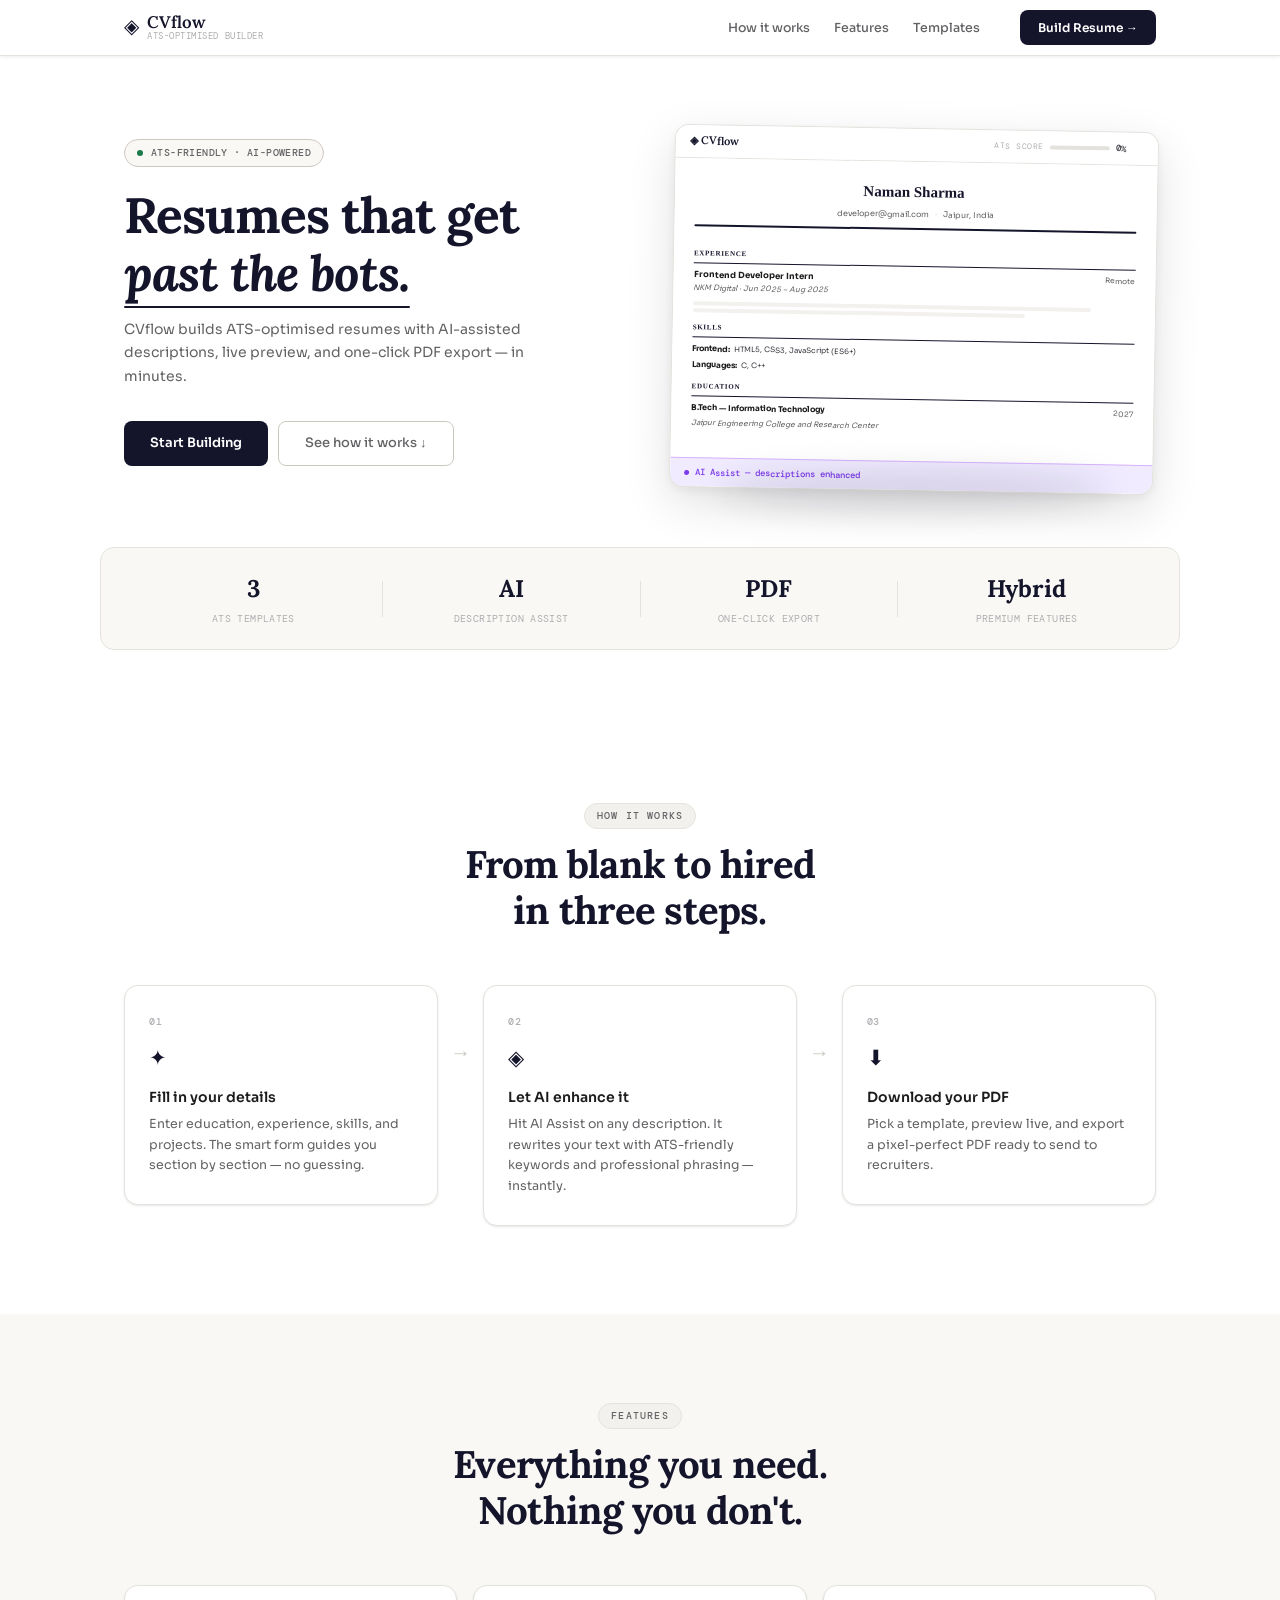
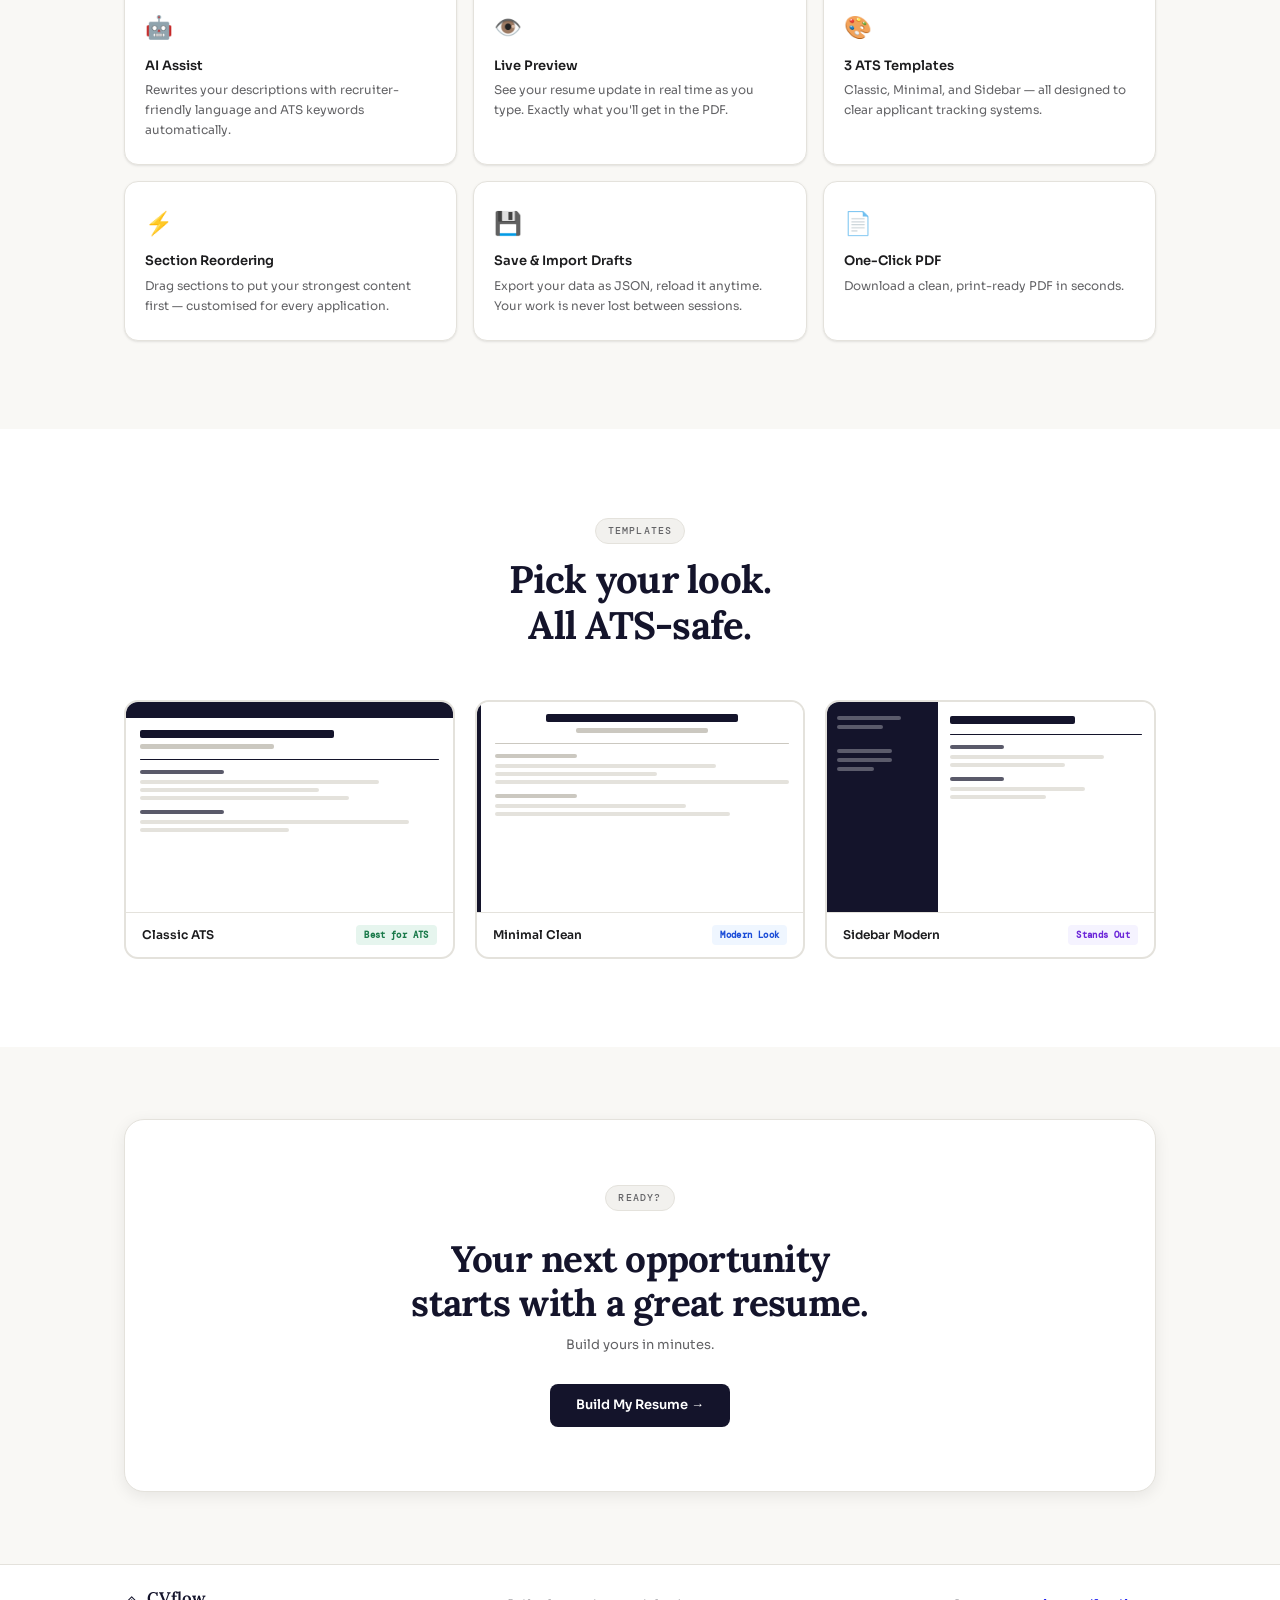
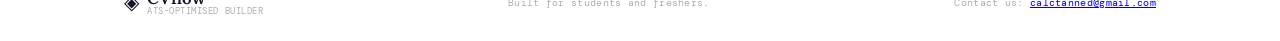
<file: index.html>
<!DOCTYPE html>
<html lang="en">
<head>
  <meta charset="UTF-8" />
  <meta name="viewport" content="width=device-width, initial-scale=1.0" />
  <title>CVflow — ATS-Optimised Resume Builder</title>
   <link rel="icon" href="CVFlow_favicon.ico" type="image/x-icon">
  <link rel="preconnect" href="https://fonts.googleapis.com" />
  <link rel="preconnect" href="https://fonts.gstatic.com" crossorigin />
  <link href="https://fonts.googleapis.com/css2?family=Sora:wght@400;500;600;700&family=Lora:wght@400;600;700&family=DM+Mono:wght@400;500&display=swap" rel="stylesheet" />
  <link rel="stylesheet" href="https://unpkg.com/aos@next/dist/aos.css" />
  <link rel="stylesheet" href="landing.css" />
</head>
<body>

  <!-- NAV -->
  <nav class="nav">
    <div class="nav-inner">
      <a href="#" class="nav-brand">
        <span class="brand-mark">◈</span>
        <div class="brand-text">
          <span class="brand-name">CVflow</span>
          <span class="brand-sub">ATS-OPTIMISED BUILDER</span>
        </div>
      </a>
      <div class="nav-links">
        <a href="#how">How it works</a>
        <a href="#features">Features</a>
        <a href="#templates">Templates</a>
      </div>
      <a href="./editor.html" class="btn-primary nav-cta">Build Resume →</a>
    </div>
  </nav>

  <!-- HERO -->
  <section class="hero">
    <div class="hero-inner">

      <div class="hero-text">
        <div class="hero-badge" data-aos="fade-down" data-aos-duration="500">
          <span class="badge-dot"></span>
          <span class="badge-label">ATS-friendly · AI-Powered</span>
        </div>

        <h1 class="hero-title" data-aos="fade-up" data-aos-duration="600" data-aos-delay="80">
          Resumes that get<br />
          <span class="hero-title-serif">past the bots.</span>
        </h1>

        <p class="hero-sub" data-aos="fade-up" data-aos-duration="600" data-aos-delay="160">
          CVflow builds ATS-optimised resumes with AI-assisted descriptions,
          live preview, and one-click PDF export — in minutes.
        </p>

        <div class="hero-actions" data-aos="fade-up" data-aos-duration="500" data-aos-delay="260">
          <a href="./editor.html" class="btn-primary btn-lg">Start Building</a>
          <a href="#how" class="btn-ghost btn-lg">See how it works ↓</a>
        </div>

    
      </div>

      <!-- Resume card mockup -->
      <div class="hero-visual" data-aos="fade-left" data-aos-duration="700" data-aos-delay="180">
        <div class="resume-card">
          <!-- Nav bar strip -->
          <div class="rc-topbar">
            <span class="rc-brand">◈ CVflow</span>
            <div class="rc-ats">
              <span class="rc-ats-label">ATS Score</span>
              <div class="rc-ats-track"><div class="rc-ats-fill" id="rcAtsFill"></div></div>
              <span class="rc-ats-val" id="rcAtsVal">0%</span>
            </div>
          </div>
          <!-- Document -->
          <div class="rc-doc">
            <div class="rc-doc-header">
              <div class="rc-name" id="typedName"></div>
              <div class="rc-contacts">
                <span>developer@gmail.com</span>
                <span class="rc-sep">·</span>
                <span>Jaipur, India</span>
              </div>
              <div class="rc-rule"></div>
            </div>
            <div class="rc-section">
              <div class="rc-sec-title">EXPERIENCE</div>
              <div class="rc-entry-row">
                <div>
                  <div class="rc-entry-title">Frontend Developer Intern</div>
                  <div class="rc-entry-sub">NKM Digital · Jun 2025 – Aug 2025</div>
                </div>
                <div class="rc-entry-date">Remote</div>
              </div>
              <div class="rc-lines">
                <div class="rc-line l-90"></div>
                <div class="rc-line l-75"></div>
              </div>
            </div>
            <div class="rc-section">
              <div class="rc-sec-title">SKILLS</div>
              <div class="rc-skill-row">
                <span class="rc-skill-cat">Frontend:</span>
                <span class="rc-skill-vals">HTML5, CSS3, JavaScript (ES6+)</span>
              </div>
              <div class="rc-skill-row">
                <span class="rc-skill-cat">Languages:</span>
                <span class="rc-skill-vals">C, C++</span>
              </div>
            </div>
            <div class="rc-section">
              <div class="rc-sec-title">EDUCATION</div>
              <div class="rc-entry-row">
                <div class="rc-entry-title small">B.Tech — Information Technology</div>
                <div class="rc-entry-date">2027</div>
              </div>
              <div class="rc-entry-sub">Jaipur Engineering College and Research Center</div>
            </div>
          </div>
          <!-- AI badge -->
          <div class="rc-ai-badge">
            <span class="rc-ai-dot"></span>
            AI Assist — descriptions enhanced
          </div>
        </div>
        <div class="card-shadow"></div>
      </div>
    </div>

    <!-- Stats bar -->
    <div class="hero-stats" data-aos="fade-up" data-aos-duration="500" data-aos-delay="400">
      <div class="stat">
        <span class="stat-num">3</span>
        <span class="stat-label">ATS Templates</span>
      </div>
      <div class="stat-divider"></div>
      <div class="stat">
        <span class="stat-num">AI</span>
        <span class="stat-label">Description Assist</span>
      </div>
      <div class="stat-divider"></div>
      <div class="stat">
        <span class="stat-num">PDF</span>
        <span class="stat-label">One-Click Export</span>
      </div>
      <div class="stat-divider"></div>
      <div class="stat">
        <span class="stat-num">Hybrid</span>
        <span class="stat-label">Premium features</span>
      </div>
    </div>
  </section>

  <!-- HOW IT WORKS -->
  <section class="section" id="how">
    <div class="container">
      <div class="section-header" data-aos="fade-up">
        <span class="eyebrow">How it works</span>
        <h2 class="section-title">From blank to hired<br />in three steps.</h2>
      </div>
      <div class="steps">
        <div class="step-card" data-aos="fade-up" data-aos-delay="0">
          <div class="step-num font-mono">01</div>
          <div class="step-icon">✦</div>
          <h3 class="step-title">Fill in your details</h3>
          <p class="step-desc">Enter education, experience, skills, and projects. The smart form guides you section by section — no guessing.</p>
        </div>
        <div class="step-arrow" data-aos="fade-up" data-aos-delay="100">→</div>
        <div class="step-card" data-aos="fade-up" data-aos-delay="150">
          <div class="step-num font-mono">02</div>
          <div class="step-icon">◈</div>
          <h3 class="step-title">Let AI enhance it</h3>
          <p class="step-desc">Hit AI Assist on any description. It rewrites your text with ATS-friendly keywords and professional phrasing — instantly.</p>
        </div>
        <div class="step-arrow" data-aos="fade-up" data-aos-delay="250">→</div>
        <div class="step-card" data-aos="fade-up" data-aos-delay="300">
          <div class="step-num font-mono">03</div>
          <div class="step-icon">⬇</div>
          <h3 class="step-title">Download your PDF</h3>
          <p class="step-desc">Pick a template, preview live, and export a pixel-perfect PDF ready to send to recruiters.</p>
        </div>
      </div>
    </div>
  </section>

  <!-- FEATURES -->
  <section class="section section-tinted" id="features">
    <div class="container">
      <div class="section-header" data-aos="fade-up">
        <span class="eyebrow">Features</span>
        <h2 class="section-title">Everything you need.<br />Nothing you don't.</h2>
      </div>
      <div class="features-grid">
        <div class="feature-card" data-aos="fade-up" data-aos-delay="0">
          <div class="feature-icon">🤖</div>
          <h4 class="feature-title">AI Assist</h4>
          <p class="feature-desc">Rewrites your descriptions with recruiter-friendly language and ATS keywords automatically.</p>
        </div>
        <div class="feature-card" data-aos="fade-up" data-aos-delay="60">
          <div class="feature-icon">👁️</div>
          <h4 class="feature-title">Live Preview</h4>
          <p class="feature-desc">See your resume update in real time as you type. Exactly what you'll get in the PDF.</p>
        </div>
        <div class="feature-card" data-aos="fade-up" data-aos-delay="120">
          <div class="feature-icon">🎨</div>
          <h4 class="feature-title">3 ATS Templates</h4>
          <p class="feature-desc">Classic, Minimal, and Sidebar — all designed to clear applicant tracking systems.</p>
        </div>
        <div class="feature-card" data-aos="fade-up" data-aos-delay="180">
          <div class="feature-icon">⚡</div>
          <h4 class="feature-title">Section Reordering</h4>
          <p class="feature-desc">Drag sections to put your strongest content first — customised for every application.</p>
        </div>
        <div class="feature-card" data-aos="fade-up" data-aos-delay="240">
          <div class="feature-icon">💾</div>
          <h4 class="feature-title">Save & Import Drafts</h4>
          <p class="feature-desc">Export your data as JSON, reload it anytime. Your work is never lost between sessions.</p>
        </div>
        <div class="feature-card" data-aos="fade-up" data-aos-delay="300">
          <div class="feature-icon">📄</div>
          <h4 class="feature-title">One-Click PDF</h4>
          <p class="feature-desc">Download a clean, print-ready PDF in seconds.</p>
        </div>
      </div>
    </div>
  </section>

  <!-- TEMPLATES -->
  <section class="section" id="templates">
    <div class="container">
      <div class="section-header" data-aos="fade-up">
        <span class="eyebrow">Templates</span>
        <h2 class="section-title">Pick your look.<br />All ATS-safe.</h2>
      </div>
      <div class="templates-grid">

        <div class="tpl-card" data-aos="fade-up" data-aos-delay="0">
          <div class="tpl-preview tpl-classic">
            <div class="tpl-hbar"></div>
            <div class="tpl-inner">
              <div class="tpl-name-line"></div>
              <div class="tpl-sub-line"></div>
              <div class="tpl-rule"></div>
              <div class="tpl-sec">
                <div class="tpl-sec-label"></div>
                <div class="tpl-l l80"></div>
                <div class="tpl-l l60"></div>
                <div class="tpl-l l70"></div>
              </div>
              <div class="tpl-sec">
                <div class="tpl-sec-label"></div>
                <div class="tpl-l l90"></div>
                <div class="tpl-l l50"></div>
              </div>
            </div>
          </div>
          <div class="tpl-info">
            <span class="tpl-name">Classic ATS</span>
            <span class="tpl-tag tpl-tag--green">Best for ATS</span>
          </div>
        </div>

        <div class="tpl-card" data-aos="fade-up" data-aos-delay="120">
          <div class="tpl-preview tpl-minimal">
            <div class="tpl-accent-bar"></div>
            <div class="tpl-inner tpl-inner--padded">
              <div class="tpl-name-line centered"></div>
              <div class="tpl-sub-line centered"></div>
              <div class="tpl-rule thin"></div>
              <div class="tpl-sec">
                <div class="tpl-sec-label small"></div>
                <div class="tpl-l l75"></div>
                <div class="tpl-l l55"></div>
                <div class="tpl-l l85"></div>
              </div>
              <div class="tpl-sec">
                <div class="tpl-sec-label small"></div>
                <div class="tpl-l l65"></div>
                <div class="tpl-l l80"></div>
              </div>
            </div>
          </div>
          <div class="tpl-info">
            <span class="tpl-name">Minimal Clean</span>
            <span class="tpl-tag tpl-tag--blue">Modern Look</span>
          </div>
        </div>

        <div class="tpl-card" data-aos="fade-up" data-aos-delay="240">
          <div class="tpl-preview tpl-sidebar">
            <div class="tpl-sidebar-col">
              <div class="tpl-l l70 white-l"></div>
              <div class="tpl-l l50 white-l"></div>
              <div style="height:10px"></div>
              <div class="tpl-l l60 white-l"></div>
              <div class="tpl-l l60 white-l"></div>
              <div class="tpl-l l40 white-l"></div>
            </div>
            <div class="tpl-main-col">
              <div class="tpl-name-line"></div>
              <div class="tpl-rule"></div>
              <div class="tpl-sec">
                <div class="tpl-sec-label"></div>
                <div class="tpl-l l80"></div>
                <div class="tpl-l l60"></div>
              </div>
              <div class="tpl-sec">
                <div class="tpl-sec-label"></div>
                <div class="tpl-l l70"></div>
                <div class="tpl-l l50"></div>
              </div>
            </div>
          </div>
          <div class="tpl-info">
            <span class="tpl-name">Sidebar Modern</span>
            <span class="tpl-tag tpl-tag--purple">Stands Out</span>
          </div>
        </div>

      </div>
    </div>
  </section>

  <!-- CTA -->
  <section class="cta-section" data-aos="fade-up">
    <div class="container">
      <div class="cta-box">
        <span class="eyebrow">Ready?</span>
        <h2 class="cta-title">Your next opportunity<br />starts with a great resume.</h2>
        <p class="cta-sub">Build yours in minutes.</p>
        <a href="./editor.html" class="btn-primary btn-lg">Build My Resume →</a>
      </div>
    </div>
  </section>

  <!-- FOOTER -->
  <footer class="footer">
    <div class="container footer-inner">
      <a href="#" class="nav-brand">
        <span class="brand-mark">◈</span>
        <div class="brand-text">
          <span class="brand-name">CVflow</span>
          <span class="brand-sub">ATS-OPTIMISED BUILDER</span>
        </div>
      </a>
      <p class="footer-note">Built for students and freshers.</p>
      <div class="footer-note">
        <p>Contact us: <a href="mailto:calctanned@gmail.com">calctanned@gmail.com</a></p>
      </div>
    </div>
  </footer>

  <script src="https://unpkg.com/aos@next/dist/aos.js"></script>
  <script src="landing.js"></script>
</body>
</html>
</file>
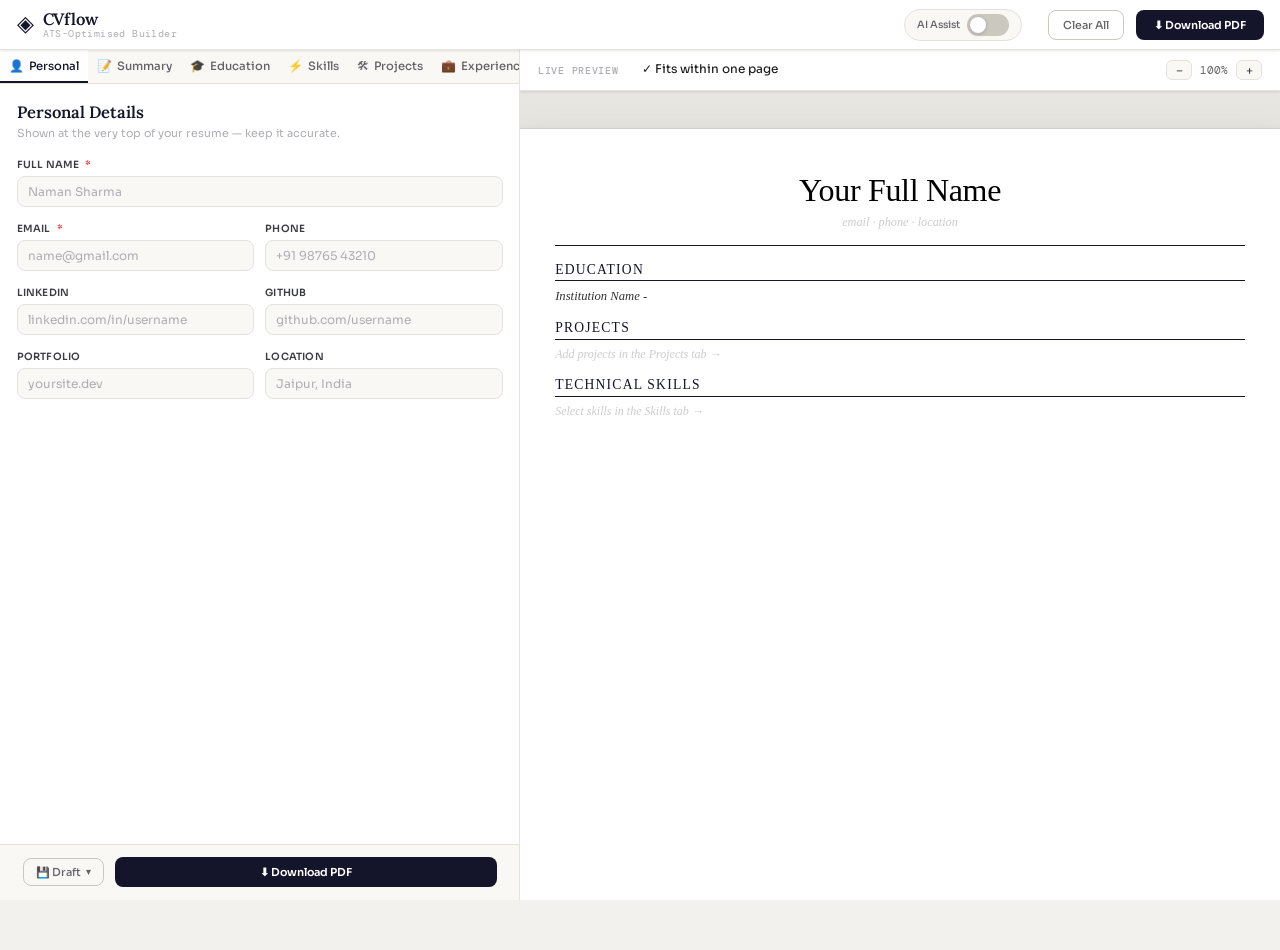
<file: editor.html>
<!DOCTYPE html>
<html lang="en">

<head>
    <meta charset="UTF-8" />
    <meta name="viewport" content="width=device-width, initial-scale=1.0" />
    <title>CVflow</title>
    <link rel="icon" href="CVFlow_favicon.ico" type="image/x-icon">
    <link rel="stylesheet" href="style.css" />
    <link rel="preconnect" href="https://fonts.googleapis.com" />
    <link rel="preconnect" href="https://fonts.gstatic.com" crossorigin />
    <link
        href="https://fonts.googleapis.com/css2?family=Sora:wght@300;400;500;600;700&family=DM+Mono:wght@400;500&family=Lora:ital,wght@0,600;1,400&display=swap"
        rel="stylesheet" />

    <script type="text/javascript">
        (function (c, l, a, r, i, t, y) {
            c[a] = c[a] || function () { (c[a].q = c[a].q || []).push(arguments) };
            t = l.createElement(r); t.async = 1; t.src = "https://www.clarity.ms/tag/" + i;
            y = l.getElementsByTagName(r)[0]; y.parentNode.insertBefore(t, y);
        })(window, document, "clarity", "script", "x1hxr9cx0d");
    </script>
    
    <script src="script.js" defer></script>
</head>

<body>

    <!-- ╔══════════════════════════════════════════════════════╗
     ║  NAVBAR                                             ║
     ╚══════════════════════════════════════════════════════╝ -->
    <nav class="navbar">

        <div class="nav-brand">
            <span class="brand-mark">◈</span>
            <div class="brand-text">
                <span class="brand-name">CVflow</span>
                <span class="brand-sub">ATS-Optimised Builder</span>
            </div>
        </div>

        <!-- ATS Score Pill -->
        <!-- <div class="ats-pill">
            <span class="ats-pill-label">ATS Score</span>
            <div class="ats-track">
                <div class="ats-fill" id="atsBar"></div>
            </div>
            <span class="ats-value" id="atsScore">0%</span>
        </div> -->

        <div class="nav-right">
            <!-- AI Toggle -->
            <div class="ai-row">
                <span class="ai-row-label">AI Assist</span>
                <label class="toggle" title="Enable AI-powered descriptions">
                    <input type="checkbox" id="aiToggle" />
                    <span class="toggle-track">
                        <span class="toggle-thumb"></span>
                        <span class="toggle-star">✦</span>
                    </span>
                </label>
            </div>

            <button class="btn-ghost" id="clearBtn">Clear All</button>
            <button class="btn-primary" id="dlBtnPreview">⬇ Download PDF</button>
        </div>

    </nav>

    <!-- AI Active Notice Toast Notification-->
    <div class="ai-notice" id="aiNotice">
        <span class="ai-notice-dot"></span>
        AI Assist is <strong>on</strong> — descriptions will be enhanced automatically when you click Generate.
        <button class="ai-notice-dismiss" id="dismissNotice">×</button>
    </div>


    <!-- ╔══════════════════════════════════════════════════════╗
     ║  APP SHELL                                          ║
     ╚══════════════════════════════════════════════════════╝ -->
    <div class="app-shell">

        <!-- ┌─────────────────────────────────────────────────┐
       │  LEFT — FORM PANEL                              │
       └─────────────────────────────────────────────────┘ -->
        <aside class="form-panel" id="formPanel">

            <!-- Section Tabs -->
            <div class="section-tabs">
                <button class="stab active" data-tab="personal">
                    <span class="stab-icon">👤</span> Personal
                </button>
                <button class="stab" data-tab="summary">
                    <span class="stab-icon">📝</span> Summary
                </button>
                <button class="stab" data-tab="education">
                    <span class="stab-icon">🎓</span> Education
                </button>
                <button class="stab" data-tab="skills">
                    <span class="stab-icon">⚡</span> Skills
                </button>
                <button class="stab" data-tab="projects">
                    <span class="stab-icon">🛠</span> Projects
                </button>
                <button class="stab" data-tab="experience">
                    <span class="stab-icon">💼</span> Experience
                </button>
                <button class="stab" data-tab="extras">
                    <span class="stab-icon">🏆</span> Extras
                </button>
            </div>

            <!-- Form Content -->
            <div class="form-scroll">

                <!-- ══ PERSONAL ══ -->
                <div class="tab-pane active" id="pane-personal">
                    <div class="pane-head">
                        <h2 class="pane-title">Personal Details</h2>
                        <p class="pane-desc">Shown at the very top of your resume — keep it accurate.</p>
                    </div>

                    <div class="fields">

                        <div class="field field--full">
                            <label class="flabel">Full Name <span class="req">*</span></label>
                            <input class="finput" id="f-name" type="text" placeholder="Naman Sharma" />
                        </div>

                        <div class="field-row">
                            <div class="field">
                                <label class="flabel">Email <span class="req">*</span></label>
                                <input class="finput" id="f-email" type="email" placeholder="name@gmail.com" />
                            </div>
                            <div class="field">
                                <label class="flabel">Phone</label>
                                <input class="finput" id="f-phone" type="tel" placeholder="+91 98765 43210" />
                            </div>
                        </div>

                        <div class="field-row">
                            <div class="field">
                                <label class="flabel">LinkedIn</label>
                                <input class="finput" id="f-linkedin" type="text"
                                    placeholder="linkedin.com/in/username" />
                            </div>
                            <div class="field">
                                <label class="flabel">GitHub</label>
                                <input class="finput" id="f-github" type="text" placeholder="github.com/username" />
                            </div>
                        </div>

                        <div class="field-row">
                            <div class="field">
                                <label class="flabel">Portfolio</label>
                                <input class="finput" id="f-portfolio" type="text" placeholder="yoursite.dev" />
                            </div>
                            <div class="field">
                                <label class="flabel">Location</label>
                                <input class="finput" id="f-location" type="text" placeholder="Jaipur, India" />
                            </div>
                        </div>

                    </div>
                </div>

                <!--Summary-->

                <div class="tab-pane" id="pane-summary">
                    <div class="pane-head">
                        <h2 class="pane-title">Professional Summary</h2>
                        <p class="pane-desc">2–3 sentences. Who you are, what you do, what you bring.</p>
                    </div>

                    <div class="fields">
                        <div class="field field--full">
                            <label class="flabel">
                                Summary
                                <span class="ai-badge">✦ AI will enhance this</span>
                            </label>
                            <textarea class="finput ftextarea" id="f-summary" rows="5"
                                placeholder="Frontend Developer skilled in React and JavaScript, currently pursuing B.Tech in IT. Passionate about building responsive web applications and contributing to impactful software projects."></textarea>
                            <div class="summary-word-count" id="summary-word-count">0 words</div>

                            <!-- Formula hint -->
                            <div class="bullet-formula-box" style="margin-top: 10px;">
                                <div class="bullet-formula-title">Strong summary formula</div>
                                <div class="bullet-formula-rule">Role + Skills + Experience Level + Value/Goal</div>
                                <div class="bullet-formula-example">
                                    <span class="formula-label">e.g.</span>
                                    Frontend Developer skilled in React and Node.js, pursuing B.Tech in IT.
                                    Experienced in building scalable web applications and eager to contribute
                                    to innovative software teams.
                                </div>
                            </div>

                            <!-- ATS feedback -->
                            <div class="ats-feedback" id="summary-ats-feedback" style="display:none;"></div>
                        </div>
                    </div>
                </div>


                <!-- ══ EDUCATION ══ -->
                <div class="tab-pane" id="pane-education">
                    <div class="pane-head">
                        <h2 class="pane-title">Education</h2>
                        <p class="pane-desc">Most recent first. Include all degrees, 10th and 12th.</p>
                    </div>

                    <div id="edu-list" class="entry-list"></div>

                    <button class="btn-add" id="addEdu">+ Add Education</button>

                    <template id="tpl-edu">
                        <div class="entry-card">
                            <div class="entry-card-bar">
                                <span class="entry-card-label">EDUCATION ENTRY</span>
                                <button class="entry-remove">×</button>
                            </div>
                            <div class="fields">
                                <div class="field field--full">
                                    <label class="flabel">Institution Name <span class="req">*</span></label>
                                    <input class="finput" name="inst" type="text"
                                        placeholder="Jaipur Engineering College and Research Center" />
                                </div>
                                <div class="field field--full">
                                    <div class="info-row">
                                        <label class="flabel">Degree / Course <span class="req">*</span></label>
                                        <span class="info-icon">
                                            i

                                            <div class="info-box">

                                                <h4>Education Entry Guide</h4>

                                                <p><strong>College:</strong></p>
                                                <p>B.Tech – Information Technology</p>

                                                <p><strong>Class 12:</strong></p>
                                                <p>Senior Secondary (Class XII), CBSE</p>

                                                <p><strong>Class 10:</strong></p>
                                                <p>Secondary (Class X), CBSE</p>

                                            </div>
                                        </span>
                                    </div>
                                    <input class="finput" name="degree" type="text"
                                        placeholder="B.Tech – Information Technology" />
                                </div>
                                <div class="field-row">
                                    <div class="field">
                                        <label class="flabel">Location</label>
                                        <input class="finput" name="eloc" type="text" placeholder="Jaipur, India" />
                                    </div>
                                    <div class="field">
                                        <label class="flabel">Year / Status</label>
                                        <input class="finput" name="eyear" type="text" placeholder="Graduating 2027" />
                                    </div>
                                </div>
                                <div class="field-row">
                                    <div class="field">
                                        <div class="info-row">
                                            <label class="flabel">Score (CGPA / %)</label>
                                            <span class="info-icon">
                                                i

                                                <div class="info-box">

                                                    <h4>Score Entry Guide</h4>

                                                    <p><strong>College:</strong></p>
                                                    <p>CGPA till current Sem if student is not Graduated yet</p>
                                                    <p>For example: 8.9 CGPA till 5th Sem</p>

                                                    <p><strong>Class 12:</strong></p>
                                                    <p>92%</p>

                                                    <p><strong>Class 10:</strong></p>
                                                    <p>94%</p>

                                                </div>
                                            </span>
                                        </div>
                                        <input class="finput" name="escore" type="text" placeholder="8.5 CGPA" />
                                    </div>
                                    <div class="field">
                                        <label class="flabel">Relevant Courses</label>
                                        <input class="finput" name="ecourses" type="text"
                                            placeholder="DSA, OOP, DBMS, OS" />
                                    </div>
                                </div>
                            </div>
                        </div>
                    </template>
                </div>



                <!-- ══ SKILLS ══ -->
                <div class="tab-pane" id="pane-skills">
                    <div class="pane-head">
                        <h2 class="pane-title">Skills</h2>
                        <p class="pane-desc">Build out your skill sections below.</p>
                    </div>

                    <!-- 1. CUSTOM SKILL GROUPS (input-based, no chips) -->
                    <div class="skill-block" id="custom-groups-section">
                        <div class="skill-block-head">Custom Skill Groups</div>
                        <p class="skill-block-hint">Add your own skill categories (e.g. "Frameworks", "Databases", "Web
                            Developement"). You
                            can add multiple groups.</p>

                        <div id="custom-groups-list"></div>

                        <button class="add-group-btn" id="add-group-btn" type="button">
                            <span>+ Add Skill Group</span>
                        </button>
                    </div>

                    <!-- 2. PROGRAMMING LANGUAGES (chip-based) -->
                    <div class="skill-block">
                        <div class="skill-block-head">Programming Languages</div>
                        <div class="chip-pool" id="pool-lang-tech">
                            <span class="chip" data-cat="lang-tech">JavaScript</span>
                            <span class="chip" data-cat="lang-tech">TypeScript</span>
                            <span class="chip" data-cat="lang-tech">Python</span>
                            <span class="chip" data-cat="lang-tech">Java</span>
                            <span class="chip" data-cat="lang-tech">C</span>
                            <span class="chip" data-cat="lang-tech">C++</span>
                            <span class="chip" data-cat="lang-tech">C#</span>
                            <span class="chip" data-cat="lang-tech">Go</span>
                            <span class="chip" data-cat="lang-tech">Rust</span>
                            <span class="chip" data-cat="lang-tech">PHP</span>
                            <span class="chip" data-cat="lang-tech">Swift</span>
                            <span class="chip" data-cat="lang-tech">Kotlin</span>
                            <span class="chip" data-cat="lang-tech">Ruby</span>
                            <span class="chip" data-cat="lang-tech">Dart</span>
                            <span class="chip" data-cat="lang-tech">R</span>
                            <span class="chip" data-cat="lang-tech">MATLAB</span>
                            <span class="chip" data-cat="lang-tech">SQL</span>
                            <span class="chip" data-cat="lang-tech">HTML5</span>
                            <span class="chip" data-cat="lang-tech">CSS3</span>
                            <span class="chip" data-cat="lang-tech">Bash</span>
                        </div>
                        <input class="finput custom-skill-input" id="custom-lang-tech" type="text"
                            placeholder="Type a language + press Enter" />
                        <div class="selected-tags" id="tags-lang-tech"></div>
                    </div>

                    <!-- 3. TOOLS & PLATFORMS (chip-based) -->
                    <div class="skill-block">
                        <div class="skill-block-head">Tools &amp; Platforms</div>
                        <div class="chip-pool" id="pool-tools">
                            <span class="chip" data-cat="tools">Git</span>
                            <span class="chip" data-cat="tools">GitHub</span>
                            <span class="chip" data-cat="tools">GitLab</span>
                            <span class="chip" data-cat="tools">Docker</span>
                            <span class="chip" data-cat="tools">Kubernetes</span>
                            <span class="chip" data-cat="tools">AWS</span>
                            <span class="chip" data-cat="tools">Azure</span>
                            <span class="chip" data-cat="tools">Firebase</span>
                            <span class="chip" data-cat="tools">Figma</span>
                            <span class="chip" data-cat="tools">Android Studio</span>
                            <span class="chip" data-cat="tools">Xcode</span>
                            <span class="chip" data-cat="tools">Postman</span>
                            <span class="chip" data-cat="tools">SQLite</span>
                            <span class="chip" data-cat="tools">MongoDB Atlas</span>
                            <span class="chip" data-cat="tools">Linux</span>
                            <span class="chip" data-cat="tools">Vercel</span>
                            <span class="chip" data-cat="tools">Netlify</span>
                            <span class="chip" data-cat="tools">Jira</span>
                            <span class="chip" data-cat="tools">Notion</span>
                        </div>
                        <input class="finput custom-skill-input" id="custom-tools" type="text"
                            placeholder="Type a tool + press Enter" />
                        <div class="selected-tags" id="tags-tools"></div>
                    </div>

                    <!-- 4. SOFT SKILLS (chip-based) -->
                    <div class="skill-block" style="border-bottom:none;margin-bottom:0;padding-bottom:0;">
                        <div class="skill-block-head">Soft Skills</div>
                        <div class="chip-pool" id="pool-soft">
                            <span class="chip" data-cat="soft">Problem Solving</span>
                            <span class="chip" data-cat="soft">Leadership</span>
                            <span class="chip" data-cat="soft">Team Collaboration</span>
                            <span class="chip" data-cat="soft">Communication</span>
                            <span class="chip" data-cat="soft">Time Management</span>
                            <span class="chip" data-cat="soft">Critical Thinking</span>
                            <span class="chip" data-cat="soft">Adaptability</span>
                            <span class="chip" data-cat="soft">Self-Learning</span>
                            <span class="chip" data-cat="soft">Attention to Detail</span>
                            <span class="chip" data-cat="soft">Creativity</span>
                        </div>
                        <input class="finput custom-skill-input" id="custom-soft" type="text"
                            placeholder="Type a skill + press Enter" />
                        <div class="selected-tags" id="tags-soft"></div>
                    </div>
                </div>


                <!-- ══ PROJECTS ══ -->

                <div class="tab-pane" id="pane-projects">
                    <div class="pane-head">
                        <h2 class="pane-title">Projects</h2>
                        <p class="pane-desc">2–4 projects ideal. Your strongest ones first.</p>
                    </div>

                    <div id="proj-list" class="entry-list"></div>
                    <button class="btn-add" id="addProj">+ Add Project</button>

                    <template id="tpl-proj">
                        <div class="entry-card">
                            <div class="entry-card-bar">
                                <span class="entry-card-label">PROJECT</span>
                                <button class="entry-remove">×</button>
                            </div>
                            <div class="fields">

                                <!-- Row 1: Name + Link -->
                                <div class="field-row">
                                    <div class="field">
                                        <label class="flabel">Project Name <span class="req">*</span></label>
                                        <input class="finput" name="pname" type="text"
                                            placeholder="DSA Progress Tracker" />
                                    </div>
                                    <div class="field">
                                        <label class="flabel">GitHub / Live Link</label>
                                        <input class="finput" name="plink" type="text"
                                            placeholder="github.com/you/project" />
                                    </div>
                                </div>

                                <!-- Tech Stack chip system -->
                                <div class="field field--full">
                                    <label class="flabel">Tech Stack</label>
                                    <div class="chip-pool proj-stack-pool">
                                        <span class="chip" data-cat="stack">HTML5</span>
                                        <span class="chip" data-cat="stack">CSS3</span>
                                        <span class="chip" data-cat="stack">JavaScript</span>
                                        <span class="chip" data-cat="stack">TypeScript</span>
                                        <span class="chip" data-cat="stack">React.js</span>
                                        <span class="chip" data-cat="stack">Next.js</span>
                                        <span class="chip" data-cat="stack">Node.js</span>
                                        <span class="chip" data-cat="stack">Express.js</span>
                                        <span class="chip" data-cat="stack">MongoDB</span>
                                        <span class="chip" data-cat="stack">MySQL</span>
                                        <span class="chip" data-cat="stack">PostgreSQL</span>
                                        <span class="chip" data-cat="stack">Firebase</span>
                                        <span class="chip" data-cat="stack">Tailwind CSS</span>
                                        <span class="chip" data-cat="stack">Python</span>
                                        <span class="chip" data-cat="stack">Django</span>
                                        <span class="chip" data-cat="stack">Flask</span>
                                        <span class="chip" data-cat="stack">Java</span>
                                        <span class="chip" data-cat="stack">Spring Boot</span>
                                        <span class="chip" data-cat="stack">Docker</span>
                                        <span class="chip" data-cat="stack">AWS</span>
                                        <span class="chip" data-cat="stack">REST API</span>
                                        <span class="chip" data-cat="stack">localStorage</span>
                                        <span class="chip" data-cat="stack">SQLite</span>
                                    </div>
                                    <input class="finput custom-skill-input proj-stack-input" type="text"
                                        placeholder="Type a technology + press Enter" />
                                    <div class="selected-tags proj-stack-tags"></div>
                                </div>

                                <!-- Improvement X: Bullet Builder -->
                                <div class="field field--full">
                                    <label class="flabel">
                                        Project Description
                                        <span class="ai-badge">✦ AI will enhance this</span>
                                    </label>

                                    <!-- Verb chips -->
                                    <div class="verb-chips">
                                        <span class="verb-chip">Developed</span>
                                        <span class="verb-chip">Built</span>
                                        <span class="verb-chip">Implemented</span>
                                        <span class="verb-chip">Designed</span>
                                        <span class="verb-chip">Optimized</span>
                                        <span class="verb-chip">Integrated</span>
                                        <span class="verb-chip">Engineered</span>
                                        <span class="verb-chip">Automated</span>
                                    </div>

                                    <!-- Bullet inputs list -->
                                    <div class="bullet-list"></div>

                                    <div class="bullet-footer">
                                        <button class="btn-add-bullet" type="button">+ Add Bullet</button>
                                        <span class="bullet-counter">0 bullets</span>
                                    </div>
                                    <div class="bullet-formula-box">
                                        <div class="bullet-formula-title">Strong project bullet formula</div>
                                        <div class="bullet-formula-rule">Action + What you built + Technology +
                                            Impact/Scale</div>
                                        <div class="bullet-formula-example">
                                            <span class="formula-label">e.g.</span>
                                            Engineered a full-stack expense tracker using React and Node.js,
                                            supporting real-time CRUD operations and deployed to 200+ active users.
                                        </div>
                                    </div>
                                    <!-- ATS optimizer -->
                                    <div class="ats-feedback" style="display:none;"></div>
                                </div>

                            </div>
                        </div>
                    </template>
                </div>



                <!-- ══ EXPERIENCE ══ -->


                <!-- ══ EXPERIENCE ══ -->
                <div class="tab-pane" id="pane-experience">
                    <div class="pane-head">
                        <h2 class="pane-title">Experience</h2>
                        <p class="pane-desc">Internships, freelance, part-time — all count.</p>
                    </div>

                    <div id="exp-list" class="entry-list"></div>
                    <button class="btn-add" id="addExp">+ Add Experience</button>

                    <template id="tpl-exp">
                        <div class="entry-card">
                            <div class="entry-card-bar">
                                <span class="entry-card-label">EXPERIENCE</span>
                                <button class="entry-remove">×</button>
                            </div>
                            <div class="fields">

                                <!-- Row 1: Company + Role -->
                                <div class="field-row">
                                    <div class="field">
                                        <label class="flabel">Company <span class="req">*</span></label>
                                        <input class="finput" name="ecomp" type="text"
                                            placeholder="Google / Startup XYZ" />
                                    </div>
                                    <div class="field">
                                        <label class="flabel">Role <span class="req">*</span></label>
                                        <input class="finput" name="erole" type="text" placeholder="Frontend Intern" />
                                    </div>
                                </div>

                                <!-- Row 2: Dates + Location -->
                                <div class="field-row">
                                    <div class="field">
                                        <label class="flabel">Start</label>
                                        <input class="finput" name="estart" type="text" placeholder="Jun 2024" />
                                    </div>
                                    <div class="field">
                                        <label class="flabel">End</label>
                                        <input class="finput" name="eend" type="text"
                                            placeholder="Aug 2024 / Present" />
                                    </div>
                                    <div class="field">
                                        <label class="flabel">Location</label>
                                        <input class="finput" name="eloc2" type="text" placeholder="Remote" />
                                    </div>
                                </div>

                                <!-- Responsibilities: Improvement X bullet builder -->
                                <div class="field field--full">
                                    <label class="flabel">
                                        Responsibilities
                                        <span class="ai-badge">✦ AI will enhance this</span>
                                    </label>

                                    <!-- Improvement 1: Verb chips -->
                                    <div class="verb-chips">
                                        <span class="verb-chip">Developed</span>
                                        <span class="verb-chip">Implemented</span>
                                        <span class="verb-chip">Optimized</span>
                                        <span class="verb-chip">Collaborated</span>
                                        <span class="verb-chip">Built</span>
                                        <span class="verb-chip">Designed</span>
                                        <span class="verb-chip">Automated</span>
                                        <span class="verb-chip">Engineered</span>
                                    </div>

                                    <!-- Bullet inputs -->
                                    <div class="bullet-list"></div>
                                    <div class="bullet-footer">
                                        <button class="btn-add-bullet" type="button">+ Add Bullet</button>
                                        <span class="bullet-counter">0 bullets</span>
                                    </div>

                                    <!-- Improvement 3: Strong bullet formula hint -->
                                    <div class="bullet-formula-box">
                                        <div class="bullet-formula-title">Strong bullet formula</div>
                                        <div class="bullet-formula-rule">Action + Task + Technology + Outcome</div>
                                        <div class="bullet-formula-example">
                                            <span class="formula-label">e.g.</span>
                                            Developed a user analytics dashboard using React and Chart.js,
                                            enabling real-time visualization of customer engagement metrics.
                                        </div>
                                    </div>

                                    <!-- Improvement 4: ATS health feedback -->
                                    <div class="ats-feedback" style="display:none;"></div>
                                </div>

                            </div>
                        </div>
                    </template>
                </div>



                <!-- ══ EXTRAS ══ -->

                <div class="tab-pane" id="pane-extras">
                    <div class="pane-head">
                        <h2 class="pane-title">Extras</h2>
                        <p class="pane-desc">Certifications, achievements, competitive coding, activities.</p>
                    </div>

                    <div class="fields">

                        <!-- Certifications -->
                        <div class="field field--full">
                            <label class="flabel">Certifications</label>
                            <textarea class="finput ftextarea" id="f-certs" rows="3"
                                placeholder="JavaScript (Basic) — HackerRank, 2025&#10;AWS Cloud Practitioner — Amazon, 2025"></textarea>
                            <span class="fhint">One per line</span>
                            <div class="formula-box">
                                <div class="formula-box-title">Format</div>
                                <div class="formula-box-rule">Certification Name — Issuer, Year</div>
                                <div class="formula-box-examples">
                                    <span class="formula-eg">JavaScript (Basic) — HackerRank, 2025</span>
                                    <span class="formula-eg">AWS Cloud Practitioner — Amazon, 2025</span>
                                </div>
                            </div>
                        </div>

                        <!-- Achievements -->
                        <div class="field field--full">
                            <label class="flabel">Achievements / Awards</label>
                            <textarea class="finput ftextarea" id="f-awards" rows="3"
                                placeholder="Smart India Hackathon — Top 5 among 200+ teams&#10;Best Project Award — Annual Tech Fest, VIT (2024)"></textarea>
                            <div class="formula-box formula-box--amber">
                                <div class="formula-box-title">Achievement Formula</div>
                                <div class="formula-box-rule">Achievement + Rank/Result + Context</div>
                                <div class="formula-box-examples">
                                    <span class="formula-eg">Smart India Hackathon — Top 5 among 200+ teams</span>
                                    <span class="formula-eg">Won Best Project Award at Annual Tech Fest among 80+
                                        entries</span>
                                </div>
                            </div>
                        </div>

                        <!-- Competitive Coding -->
                        <div class="field field--full">
                            <label class="flabel">Competitive Coding</label>
                            <input class="finput" id="f-coding" type="text"
                                placeholder="Solved 200+ problems on LeetCode (Arrays, Strings, DP, Trees)" />
                        </div>

                        <!-- Extracurricular -->
                        <div class="field field--full">
                            <label class="flabel">Extracurricular Activities</label>
                            <textarea class="finput ftextarea" id="f-extra" rows="2"
                                placeholder="Swimming — 1st Place, District-Level Tournament (2024)&#10;Basketball — Member of championship-winning team, Inter-College Tournament (2024)"></textarea>
                        </div>

                    </div>


                    <!--draggable function -->

                    <div class="template-chooser" style="margin-top: 1rem;">
                        <div class="skill-block-head" style="margin-bottom: 0.75rem;">Section Order</div>
                        <p class="skill-block-hint">Drag to reorder sections on your resume.</p>
                        <div id="section-order-list">
                            <div class="section-order-item" data-section="rv-exp-section">
                                <span class="drag-handle">⠿</span>
                                <span>Experience</span>
                            </div>
                            <div class="section-order-item" data-section="rv-proj-section">
                                <span class="drag-handle">⠿</span>
                                <span>Projects</span>
                            </div>
                            <div class="section-order-item" data-section="rv-skills-section">
                                <span class="drag-handle">⠿</span>
                                <span>Technical Skills</span>
                            </div>
                            <div class="section-order-item" data-section="rv-extras-section">
                                <span class="drag-handle">⠿</span>
                                <span>Certifications & Achievements</span>
                            </div>
                            <div class="section-order-item" data-section="rv-activities-section">
                                <span class="drag-handle">⠿</span>
                                <span>Extracurricular Activities</span>
                            </div>
                        </div>
                    </div>







                    <!-- Template Chooser -->
                    <div class="template-chooser">
                        <div class="skill-block-head" style="margin-bottom:1rem;">Resume Template</div>
                        <div class="tpl-row">
                            <button class="tpl-opt active" data-tpl="classic">
                                <div class="tpl-preview">
                                    <div class="tp-hbar"></div>
                                    <div class="tp-rule"></div>
                                    <div class="tp-lines">
                                        <div class="tp-l tp-l--80"></div>
                                        <div class="tp-l tp-l--55"></div>
                                        <div class="tp-l tp-l--70"></div>
                                    </div>
                                </div>
                                <span class="tpl-label">Classic</span>
                                <span class="tpl-tag">ATS Best</span>
                            </button>

                            <button class="tpl-opt" data-tpl="minimal">
                                <div class="tpl-preview tpl-preview--minimal">
                                    <div class="tp-accent-bar"></div>
                                    <div class="tp-lines tp-lines--padded">
                                        <div class="tp-l tp-l--80"></div>
                                        <div class="tp-l tp-l--50"></div>
                                        <div class="tp-l tp-l--65"></div>
                                    </div>
                                </div>
                                <span class="tpl-label">Minimal</span>
                                <span class="tpl-tag tpl-tag--blue">Clean</span>
                            </button>

                            <button class="tpl-opt" data-tpl="sidebar">
                                <div class="tpl-preview tpl-preview--sidebar">
                                    <div class="tp-sidebar-col"></div>
                                    <div class="tp-lines">
                                        <div class="tp-l tp-l--80"></div>
                                        <div class="tp-l tp-l--50"></div>
                                        <div class="tp-l tp-l--70"></div>
                                    </div>
                                </div>
                                <span class="tpl-label">Sidebar</span>
                                <span class="tpl-tag tpl-tag--purple">Modern</span>
                            </button>
                        </div>
                    </div>

                </div>
            </div><!-- /form-scroll -->



            <!-- Download bar fixed at bottom of form panel -->
            <!-- Download bar fixed at bottom of form panel -->
            <div class="form-footer">
                <div class="draft-dropdown-wrap">
                    <button class="btn-ghost btn-sm draft-toggle" id="draftToggle">
                        💾 Draft <span class="draft-caret">▾</span>
                    </button>
                    <div class="draft-menu" id="draftMenu">
                        <button class="draft-menu-item" id="saveDraft">
                            <span class="draft-icon">⬆</span>
                            <div>
                                <div class="draft-item-title">Save Draft</div>
                                <div class="draft-item-desc">Export current data as JSON</div>
                            </div>
                        </button>
                        <button class="draft-menu-item" id="importDraft">
                            <span class="draft-icon">⬇</span>
                            <div>
                                <div class="draft-item-title">Import Draft</div>
                                <div class="draft-item-desc">Load a saved JSON draft</div>
                            </div>
                        </button>
                    </div>
                </div>
                <button class="btn-primary btn-full" id="dlBtn">⬇ Download PDF</button>
                <input type="file" id="draftFileInput" accept=".json" style="display:none;" />
            </div>

        </aside>

        <!-- ┌─────────────────────────────────────────────────┐
       │  RIGHT — LIVE PREVIEW                           │
       └─────────────────────────────────────────────────┘ -->
        <section class="preview-panel" id="previewPanel">

            <div class="preview-bar">
                <span class="preview-bar-label">Live Preview</span>
                <div id="overflow-warning" class="overflow-warning"></div>
                <div class="zoom-controls">
                    <button class="zoom-btn" id="zoomOut" title="Zoom out">−</button>
                    <span class="zoom-val" id="zoomVal">90%</span>
                    <button class="zoom-btn" id="zoomIn" title="Zoom in">+</button>
                    <!-- <button class="zoom-btn zoom-fit" id="zoomFit" title="Fit">⊡</button> -->
                </div>
                <!-- <button class="btn-primary btn-sm" id="dlBtnPreview">⬇ PDF</button> -->
            </div>



            <div class="preview-canvas" id="previewCanvas">

                <div class="a4" id="resumeDoc">

                    <!-- ══════════════════════════════════════
             RESUME — CLASSIC TEMPLATE OUTPUT
        ══════════════════════════════════════ -->

                    <!-- Header -->
                    <header class="rv-header">
                        <h1 class="rv-name" id="rv-name">Your Full Name</h1>
                        <div class="rv-contacts" id="rv-contacts">
                            <a id="rv-email">email@example.com</a>
                            <span class="rv-sep">|</span>
                            <span id="rv-phone">+91 00000 00000</span>
                            <span class="rv-sep">|</span>
                            <span id="rv-location">City, India</span>
                        </div>
                        <div class="rv-links" id="rv-links">
                            <a id="rv-linkedin" class="rv-link-item"></a>
                            <a id="rv-github" class="rv-link-item"></a>
                            <a id="rv-portfolio" class="rv-link-item"></a>
                        </div>
                    </header>

                    <!-- Summary -->
                    <section class="rv-section rv-section--hidden" id="rv-summary-section">
                        <div class="rv-sec-title">Professional Summary</div>
                        <div class="rv-rule"></div>
                        <div id="rv-summary"></div>
                    </section>

                    <!-- Education -->
                    <section class="rv-section">
                        <div class="rv-sec-title">Education</div>
                        <div class="rv-rule"></div>
                        <div id="rv-edu">
                            <p class="rv-empty">Fill in the Education tab →</p>
                        </div>
                    </section>

                    <!-- Experience (hidden until filled) -->
                    <section class="rv-section rv-section--hidden" id="rv-exp-section">
                        <div class="rv-sec-title">Experience</div>
                        <div class="rv-rule"></div>
                        <div id="rv-exp"></div>
                    </section>

                    <!-- Projects -->
                    <section class="rv-section" id="rv-proj-section">
                        <div class="rv-sec-title">Projects</div>
                        <div class="rv-rule"></div>
                        <div id="rv-proj">
                            <p class="rv-empty">Fill in the Projects tab →</p>
                        </div>
                    </section>

                    <!-- Technical Skills -->
                    <section class="rv-section" id="rv-skills-section">
                        <div class="rv-sec-title">Technical Skills</div>
                        <div class="rv-rule"></div>
                        <div id="rv-skills">
                            <p class="rv-empty">Select skills in the Skills tab →</p>
                        </div>
                    </section>


                    <!-- Certifications & Achievements -->
                    <section class="rv-section rv-section--hidden" id="rv-extras-section">
                        <div class="rv-sec-title">Certifications &amp; Achievements</div>
                        <div class="rv-rule"></div>
                        <div id="rv-extras"></div>
                    </section>

                    <!-- Extracurricular Activities -->
                    <section class="rv-section rv-section--hidden" id="rv-activities-section">
                        <div class="rv-sec-title">Extracurricular Activities</div>
                        <div class="rv-rule"></div>
                        <div id="rv-activities"></div>
                    </section>

                </div><!-- /resumeDoc -->
            </div><!-- /previewCanvas -->

        </section>

    </div><!-- /app-shell -->

    <!-- Mobile Bottom Nav -->
    <div class="mob-bar">
        <button class="mob-tab active" data-panel="form">✎ Form</button>
        <button class="mob-tab" data-panel="preview">◧ Preview</button>
        <button class="mob-dl">⬇ PDF</button>
    </div>

    <div id="resume-print" aria-hidden="true"></div>

</body>

</html>
</file>
<file: landing.css>
/* ══════════════════════════════════════════════════════════════
   ROOT TOKENS — exact match to editor
══════════════════════════════════════════════════════════════ */
*, *::before, *::after { box-sizing: border-box; margin: 0; padding: 0; }

:root {
  --navy:       #14142b;
  --navy-2:     #1e1e3f;
  --navy-lite:  #eeeef8;
  --ink:        #1c1c1e;
  --ink-2:      #3c3c43;
  --ink-3:      #636366;
  --ink-4:      #aeaeb2;
  --white:      #ffffff;
  --off-white:  #f9f8f5;
  --surface:    #f2f1ee;
  --border:     #e4e2dc;
  --border-2:   #cbc8c0;
  --green:      #1a7a4a;
  --green-bg:   #e6f5ee;
  --blue:       #1d4ed8;
  --blue-bg:    #eff6ff;
  --purple:     #6d28d9;
  --purple-bg:  #f5f3ff;
  --ai-color:   #7c3aed;
  --ai-bg:      #f0ebff;

  --r:    8px;
  --r-lg: 14px;
  --r-xl: 20px;
  --sh-sm: 0 1px 3px rgba(0,0,0,0.07), 0 1px 2px rgba(0,0,0,0.04);
  --sh-md: 0 4px 16px rgba(0,0,0,0.08);
  --sh-lg: 0 16px 48px rgba(0,0,0,0.12), 0 4px 12px rgba(0,0,0,0.06);

  --f-ui:   'Sora', sans-serif;
  --f-mono: 'DM Mono', monospace;
  --f-serif:'Lora', Georgia, serif;
  --t: 0.18s ease;

  --nav-h: 56px;
}

html { scroll-behavior: smooth; -webkit-font-smoothing: antialiased; }

body {
  font-family: var(--f-ui);
  background: var(--white);
  color: var(--ink);
  font-size: 15px;
  line-height: 1.6;
}

/* ══════════════════════════════════════════════════════════════
   TYPOGRAPHY
══════════════════════════════════════════════════════════════ */
h1, h2, h3, h4 { line-height: 1.2; }

.font-mono { font-family: var(--f-mono); }

/* ══════════════════════════════════════════════════════════════
   LAYOUT
══════════════════════════════════════════════════════════════ */
.container {
  max-width: 1080px;
  margin: 0 auto;
  padding: 0 24px;
}

.section { padding: 88px 0; }
.section-tinted { background: var(--off-white); }

/* ══════════════════════════════════════════════════════════════
   BUTTONS — exact editor style
══════════════════════════════════════════════════════════════ */
.btn-primary {
  display: inline-flex;
  align-items: center;
  gap: 6px;
  background: var(--navy);
  color: var(--white);
  border: none;
  border-radius: var(--r);
  padding: 8px 18px;
  font-family: var(--f-ui);
  font-size: 12px;
  font-weight: 600;
  text-decoration: none;
  transition: background var(--t), transform 0.1s;
  cursor: pointer;
  white-space: nowrap;
}
.btn-primary:hover { background: var(--navy-2); transform: translateY(-1px); }
.btn-primary:active { transform: translateY(0); }
.btn-primary.btn-lg { padding: 11px 26px; font-size: 13px; }

.btn-ghost {
  display: inline-flex;
  align-items: center;
  gap: 6px;
  background: transparent;
  color: var(--ink-3);
  border: 1px solid var(--border-2);
  border-radius: var(--r);
  padding: 8px 18px;
  font-family: var(--f-ui);
  font-size: 12px;
  font-weight: 500;
  text-decoration: none;
  transition: all var(--t);
  cursor: pointer;
}
.btn-ghost:hover {
  border-color: var(--ink-3);
  color: var(--ink);
  background: var(--off-white);
}
.btn-ghost.btn-lg { padding: 11px 26px; font-size: 13px; }

/* ══════════════════════════════════════════════════════════════
   NAVBAR
══════════════════════════════════════════════════════════════ */
.nav {
  position: fixed;
  top: 0; left: 0; right: 0;
  height: var(--nav-h);
  background: var(--white);
  border-bottom: 1px solid var(--border);
  z-index: 200;
  box-shadow: var(--sh-sm);
}

.nav-inner {
  max-width: 1080px;
  margin: 0 auto;
  padding: 0 24px;
  height: 100%;
  display: flex;
  align-items: center;
  gap: 32px;
}

.nav-brand {
  display: flex;
  align-items: center;
  gap: 8px;
  text-decoration: none;
  flex-shrink: 0;
}

.brand-mark {
  font-size: 20px;
  color: var(--navy);
  line-height: 1;
}

.brand-text {
  display: flex;
  flex-direction: column;
  gap: 0;
  line-height: 1.1;
}

.brand-name {
  font-family: var(--f-serif);
  font-size: 1.05rem;
  font-weight: 600;
  color: var(--navy);
  letter-spacing: -0.01em;
}

.brand-sub {
  font-family: var(--f-mono);
  font-size: 9px;
  color: var(--ink-4);
  letter-spacing: 0.06em;
}

.nav-links {
  display: flex;
  gap: 24px;
  margin-left: auto;
}

.nav-links a {
  font-size: 12.5px;
  font-weight: 500;
  color: var(--ink-3);
  text-decoration: none;
  transition: color var(--t);
}
.nav-links a:hover { color: var(--ink); }

.nav-cta { margin-left: 8px; }

/* ══════════════════════════════════════════════════════════════
   HERO
══════════════════════════════════════════════════════════════ */
.hero {
  padding-top: calc(var(--nav-h) + 72px);
  padding-bottom: 64px;
  background: var(--white);
}

.hero-inner {
  max-width: 1080px;
  margin: 0 auto;
  padding: 0 24px;
  display: grid;
  grid-template-columns: 1fr 1fr;
  gap: 64px;
  align-items: center;
}

.hero-badge {
  display: inline-flex;
  align-items: center;
  gap: 8px;
  padding: 5px 12px;
  border-radius: 100px;
  border: 1px solid var(--border-2);
  background: var(--off-white);
  font-family: var(--f-mono);
  font-size: 10px;
  font-weight: 500;
  color: var(--ink-3);
  letter-spacing: 0.04em;
  margin-bottom: 20px;
}

.badge-dot {
  width: 6px;
  height: 6px;
  border-radius: 50%;
  background: var(--green);
  animation: pulse 2s infinite;
}

@keyframes pulse {
  0%, 100% { opacity: 1; }
  50% { opacity: 0.4; }
}

.badge-label { text-transform: uppercase; }

.hero-title {
  font-family: var(--f-serif);
  font-size: clamp(2rem, 4vw, 3.1rem);
  font-weight: 700;
  color: var(--navy);
  margin-bottom: 6px;
  letter-spacing: -0.02em;
  line-height: 1.15;
}

.hero-title-serif {
  font-style: italic;
  color: var(--navy);
  position: relative;
}

.hero-title-serif::after {
  content: '';
  position: absolute;
  left: 0;
  bottom: -3px;
  width: 100%;
  height: 2px;
  background: var(--navy);
  border-radius: 1px;
}

.hero-sub {
  font-size: 14px;
  color: var(--ink-3);
  line-height: 1.7;
  margin-bottom: 32px;
  max-width: 440px;
  margin-top: 16px;
}

.hero-actions {
  display: flex;
  gap: 10px;
  flex-wrap: wrap;
  margin-bottom: 14px;
}

.hero-note {
  font-family: var(--f-mono);
  font-size: 10px;
  color: var(--ink-4);
  letter-spacing: 0.03em;
}

/* ══════════════════════════════════════════════════════════════
   RESUME CARD (hero visual)
══════════════════════════════════════════════════════════════ */
.hero-visual { position: relative; }

.resume-card {
  background: var(--white);
  border: 1px solid var(--border);
  border-radius: var(--r-lg);
  overflow: hidden;
  box-shadow: var(--sh-lg);
  transform: rotate(1deg);
  transition: transform 0.4s ease;
}
.resume-card:hover { transform: rotate(0deg); }

/* mini navbar strip on card */
.rc-topbar {
  display: flex;
  align-items: center;
  justify-content: space-between;
  padding: 7px 14px;
  background: var(--white);
  border-bottom: 1px solid var(--border);
}

.rc-brand {
  font-family: var(--f-serif);
  font-size: 11px;
  font-weight: 600;
  color: var(--navy);
}

.rc-ats {
  display: flex;
  align-items: center;
  gap: 6px;
}

.rc-ats-label {
  font-family: var(--f-mono);
  font-size: 8px;
  color: var(--ink-4);
  letter-spacing: 0.06em;
  text-transform: uppercase;
}

.rc-ats-track {
  width: 60px;
  height: 4px;
  background: var(--border);
  border-radius: 100px;
  overflow: hidden;
}

.rc-ats-fill {
  height: 100%;
  background: linear-gradient(90deg, var(--green) 0%, #2ecc71 100%);
  border-radius: 100px;
  width: 0%;
  transition: width 1.5s cubic-bezier(.4,0,.2,1);
}

.rc-ats-val {
  font-family: var(--f-mono);
  font-size: 9px;
  font-weight: 500;
  color: var(--ink-2);
  min-width: 28px;
}

/* document area */
.rc-doc {
  padding: 18px 20px;
  background: var(--white);
}

.rc-doc-header {
  text-align: center;
  margin-bottom: 12px;
  padding-bottom: 10px;
}

.rc-name {
  font-family: 'Georgia', serif;
  font-size: 15px;
  font-weight: 700;
  color: var(--navy);
  border-right: 2px solid var(--navy);
  display: inline-block;
  padding-right: 2px;
  min-height: 18px;
}

.rc-name.done { border-color: transparent; }

.rc-contacts {
  display: flex;
  justify-content: center;
  align-items: center;
  gap: 6px;
  font-size: 8px;
  color: var(--ink-3);
  margin-top: 4px;
}

.rc-sep { color: var(--border-2); }

.rc-rule {
  height: 1.5px;
  background: var(--navy);
  margin-top: 8px;
  border-radius: 1px;
}

.rc-section { margin-bottom: 10px; }

.rc-sec-title {
  font-family: 'Georgia', serif;
  font-size: 7px;
  font-weight: 700;
  letter-spacing: 0.1em;
  text-transform: uppercase;
  color: var(--navy);
  margin-bottom: 5px;
  padding-bottom: 3px;
  border-bottom: 1px solid var(--navy);
}

.rc-entry-row {
  display: flex;
  justify-content: space-between;
  align-items: flex-start;
  margin-bottom: 3px;
}

.rc-entry-title {
  font-size: 8.5px;
  font-weight: 700;
  color: var(--ink);
}
.rc-entry-title.small { font-size: 8px; }

.rc-entry-sub {
  font-size: 7.5px;
  color: var(--ink-3);
  font-style: italic;
  margin-bottom: 4px;
}

.rc-entry-date {
  font-size: 7.5px;
  color: var(--ink-3);
  flex-shrink: 0;
  margin-left: 8px;
}

.rc-lines { display: flex; flex-direction: column; gap: 3px; }

.rc-line {
  height: 4px;
  background: var(--surface);
  border-radius: 2px;
}
.rc-line.l-90 { width: 90%; }
.rc-line.l-75 { width: 75%; }

.rc-skill-row {
  display: flex;
  align-items: baseline;
  gap: 4px;
  margin-bottom: 3px;
}
.rc-skill-cat {
  font-size: 8px;
  font-weight: 700;
  color: var(--ink);
  flex-shrink: 0;
}
.rc-skill-vals {
  font-size: 7.5px;
  color: var(--ink-2);
}

/* ai badge at bottom of card */
.rc-ai-badge {
  display: flex;
  align-items: center;
  gap: 6px;
  padding: 7px 14px;
  background: var(--ai-bg);
  border-top: 1px solid #d8b4fe;
  font-size: 9px;
  font-weight: 500;
  color: var(--ai-color);
  font-family: var(--f-mono);
}

.rc-ai-dot {
  width: 5px;
  height: 5px;
  border-radius: 50%;
  background: var(--ai-color);
  animation: pulse 1.8s infinite;
}

.card-shadow {
  position: absolute;
  bottom: -20px;
  left: 10%;
  width: 80%;
  height: 40px;
  background: rgba(20,20,43,0.12);
  filter: blur(16px);
  border-radius: 50%;
  pointer-events: none;
}

/* ══════════════════════════════════════════════════════════════
   STATS BAR
══════════════════════════════════════════════════════════════ */
.hero-stats {
  max-width: 1080px;
  margin: 56px auto 0;
  padding: 0 24px;
  display: flex;
  align-items: center;
  background: var(--off-white);
  border: 1px solid var(--border);
  border-radius: var(--r-lg);
  overflow: hidden;
}

.stat {
  flex: 1;
  display: flex;
  flex-direction: column;
  align-items: center;
  padding: 22px 16px;
  gap: 3px;
}

.stat-num {
  font-family: var(--f-serif);
  font-size: 1.5rem;
  font-weight: 700;
  color: var(--navy);
}

.stat-label {
  font-family: var(--f-mono);
  font-size: 9.5px;
  color: var(--ink-4);
  letter-spacing: 0.04em;
  text-transform: uppercase;
  text-align: center;
}

.stat-divider {
  width: 1px;
  height: 36px;
  background: var(--border);
  flex-shrink: 0;
}

/* ══════════════════════════════════════════════════════════════
   SECTION HEADER
══════════════════════════════════════════════════════════════ */
.section-header {
  text-align: center;
  margin-bottom: 52px;
}

.eyebrow {
  display: inline-block;
  font-family: var(--f-mono);
  font-size: 10px;
  font-weight: 500;
  letter-spacing: 0.12em;
  text-transform: uppercase;
  color: var(--ink-3);
  margin-bottom: 12px;
  padding: 4px 12px;
  background: var(--surface);
  border: 1px solid var(--border);
  border-radius: 100px;
}

.section-title {
  font-family: var(--f-serif);
  font-size: clamp(1.7rem, 3vw, 2.4rem);
  font-weight: 700;
  color: var(--navy);
  letter-spacing: -0.02em;
}

/* ══════════════════════════════════════════════════════════════
   STEPS
══════════════════════════════════════════════════════════════ */
.steps {
  display: flex;
  align-items: flex-start;
  gap: 12px;
}

.step-card {
  flex: 1;
  background: var(--white);
  border: 1px solid var(--border);
  border-radius: var(--r-lg);
  padding: 28px 24px;
  box-shadow: var(--sh-sm);
  transition: box-shadow var(--t), transform var(--t), border-color var(--t);
}

.step-card:hover {
  box-shadow: var(--sh-md);
  transform: translateY(-3px);
  border-color: var(--border-2);
}

.step-num {
  font-size: 10px;
  font-weight: 500;
  color: var(--ink-4);
  letter-spacing: 0.06em;
  margin-bottom: 12px;
}

.step-icon {
  font-size: 1.3rem;
  margin-bottom: 14px;
  color: var(--navy);
}

.step-title {
  font-family: var(--f-ui);
  font-size: 14px;
  font-weight: 600;
  color: var(--ink);
  margin-bottom: 8px;
}

.step-desc {
  font-size: 12.5px;
  color: var(--ink-3);
  line-height: 1.65;
}

.step-arrow {
  color: var(--border-2);
  font-size: 1.3rem;
  padding-top: 52px;
  flex-shrink: 0;
}

/* ══════════════════════════════════════════════════════════════
   FEATURES GRID
══════════════════════════════════════════════════════════════ */
.features-grid {
  display: grid;
  grid-template-columns: repeat(3, 1fr);
  gap: 16px;
}

.feature-card {
  background: var(--white);
  border: 1px solid var(--border);
  border-radius: var(--r-lg);
  padding: 24px 20px;
  box-shadow: var(--sh-sm);
  transition: box-shadow var(--t), transform var(--t), border-color var(--t);
}

.feature-card:hover {
  box-shadow: var(--sh-md);
  transform: translateY(-2px);
  border-color: var(--border-2);
}

.feature-icon {
  font-size: 1.4rem;
  margin-bottom: 12px;
}

.feature-title {
  font-family: var(--f-ui);
  font-size: 13px;
  font-weight: 600;
  color: var(--ink);
  margin-bottom: 7px;
}

.feature-desc {
  font-size: 12px;
  color: var(--ink-3);
  line-height: 1.65;
}

/* ══════════════════════════════════════════════════════════════
   TEMPLATES
══════════════════════════════════════════════════════════════ */
.templates-grid {
  display: grid;
  grid-template-columns: repeat(3, 1fr);
  gap: 20px;
}

.tpl-card {
  background: var(--white);
  border: 2px solid var(--border);
  border-radius: var(--r-lg);
  overflow: hidden;
  transition: border-color var(--t), transform var(--t), box-shadow var(--t);
  cursor: pointer;
}

.tpl-card:hover {
  border-color: var(--navy);
  transform: translateY(-4px);
  box-shadow: var(--sh-md);
}

.tpl-preview {
  height: 210px;
  background: var(--white);
  position: relative;
  overflow: hidden;
}

.tpl-hbar {
  height: 16px;
  background: var(--navy);
  flex-shrink: 0;
}

.tpl-accent-bar {
  position: absolute;
  top: 0; bottom: 0; left: 0;
  width: 4px;
  background: var(--navy);
}

.tpl-inner {
  padding: 12px 14px;
  display: flex;
  flex-direction: column;
  gap: 10px;
}

.tpl-inner--padded { padding-left: 18px; }

.tpl-name-line {
  height: 8px;
  width: 65%;
  background: var(--navy);
  border-radius: 2px;
}
.tpl-name-line.centered { margin: 0 auto; }

.tpl-sub-line {
  height: 5px;
  width: 45%;
  background: var(--border-2);
  border-radius: 2px;
  margin-top: -4px;
}
.tpl-sub-line.centered { margin: -4px auto 0; }

.tpl-rule {
  height: 1.5px;
  background: var(--navy);
  border-radius: 1px;
}
.tpl-rule.thin {
  height: 1px;
  background: var(--border-2);
}

.tpl-sec {
  display: flex;
  flex-direction: column;
  gap: 4px;
}

.tpl-sec-label {
  height: 4px;
  width: 28%;
  background: var(--navy);
  border-radius: 2px;
  opacity: 0.7;
  margin-bottom: 2px;
}
.tpl-sec-label.small {
  background: var(--border-2);
  opacity: 1;
}

.tpl-l {
  height: 4px;
  background: var(--border);
  border-radius: 2px;
}
.tpl-l.l90 { width: 90%; }
.tpl-l.l80 { width: 80%; }
.tpl-l.l75 { width: 75%; }
.tpl-l.l70 { width: 70%; }
.tpl-l.l65 { width: 65%; }
.tpl-l.l60 { width: 60%; }
.tpl-l.l55 { width: 55%; }
.tpl-l.l50 { width: 50%; }
.tpl-l.l40 { width: 40%; }
.tpl-l.white-l { background: rgba(255,255,255,0.3); }

/* sidebar template */
.tpl-sidebar {
  display: flex;
  flex-direction: row;
}

.tpl-sidebar-col {
  width: 34%;
  background: var(--navy);
  padding: 14px 10px;
  display: flex;
  flex-direction: column;
  gap: 5px;
  flex-shrink: 0;
}

.tpl-main-col {
  flex: 1;
  padding: 14px 12px;
  display: flex;
  flex-direction: column;
  gap: 10px;
}

.tpl-info {
  display: flex;
  align-items: center;
  justify-content: space-between;
  padding: 12px 16px;
  border-top: 1px solid var(--border);
}

.tpl-name {
  font-size: 12px;
  font-weight: 600;
  color: var(--ink);
}

.tpl-tag {
  font-family: var(--f-mono);
  font-size: 9px;
  font-weight: 600;
  letter-spacing: 0.04em;
  padding: 3px 8px;
  border-radius: 4px;
}

.tpl-tag--green { color: var(--green); background: var(--green-bg); }
.tpl-tag--blue  { color: var(--blue);  background: var(--blue-bg);  }
.tpl-tag--purple{ color: var(--purple);background: var(--purple-bg);}

/* ══════════════════════════════════════════════════════════════
   CTA SECTION
══════════════════════════════════════════════════════════════ */
.cta-section { padding: 72px 0; background: var(--off-white); }

.cta-box {
  background: var(--white);
  border: 1px solid var(--border);
  border-radius: var(--r-xl);
  padding: 64px 40px;
  text-align: center;
  box-shadow: var(--sh-md);
}

.cta-title {
  font-family: var(--f-serif);
  font-size: clamp(1.6rem, 3vw, 2.3rem);
  font-weight: 700;
  color: var(--navy);
  margin: 14px 0 10px;
  letter-spacing: -0.02em;
}

.cta-sub {
  font-size: 13px;
  color: var(--ink-3);
  margin-bottom: 28px;
}

/* ══════════════════════════════════════════════════════════════
   FOOTER
══════════════════════════════════════════════════════════════ */
.footer {
  border-top: 1px solid var(--border);
  padding: 24px 0;
  background: var(--white);
}

.footer-inner {
  display: flex;
  align-items: center;
  justify-content: space-between;
}

.footer-note {
  font-family: var(--f-mono);
  font-size: 10px;
  color: var(--ink-4);
  letter-spacing: 0.03em;
}

/* ══════════════════════════════════════════════════════════════
   ANIMATIONS
══════════════════════════════════════════════════════════════ */
@keyframes blink {
  0%, 100% { border-color: var(--navy); }
  50% { border-color: transparent; }
}

.rc-name.typing { animation: blink 0.7s infinite; }

/* ══════════════════════════════════════════════════════════════
   RESPONSIVE
══════════════════════════════════════════════════════════════ */
@media (max-width: 900px) {
  .hero-inner {
    grid-template-columns: 1fr;
    gap: 48px;
  }
  .hero-visual { order: -1; }
  .resume-card { max-width: 380px; margin: 0 auto; }
  .steps { flex-direction: column; align-items: stretch; }
  .step-arrow { text-align: center; padding-top: 0; }
  .features-grid { grid-template-columns: repeat(2, 1fr); }
  .templates-grid { grid-template-columns: 1fr; max-width: 360px; margin: 0 auto; }
  .nav-links { display: none; }
  .hero-stats { flex-wrap: wrap; }
  .stat-divider { display: none; }
  .stat { flex: 1 0 40%; border: 1px solid var(--border); margin: -1px; }
}

@media (max-width: 600px) {
  .features-grid { grid-template-columns: 1fr; }
  .hero-actions { flex-direction: column; }
  .footer-inner { flex-direction: column; gap: 10px; text-align: center; }
  .cta-box { padding: 40px 20px; }
}

@media (prefers-reduced-motion: reduce) {
  *, *::before, *::after {
    animation-duration: 0.01ms !important;
    transition-duration: 0.01ms !important;
  }
}
</file>
<file: style.css>
/* ── RESET ── */
*, *::before, *::after { box-sizing: border-box; margin: 0; padding: 0; }
button { font-family: inherit; cursor: pointer; }
input, textarea, select { font-family: inherit; }

/* ── ROOT TOKENS ── */
:root {
  /* Palette */
  --navy:        #14142b;
  --navy-2:      #1e1e3f;
  --navy-lite:   #eeeef8;
  --ink:         #1c1c1e;
  --ink-2:       #3c3c43;
  --ink-3:       #636366;
  --ink-4:       #aeaeb2;
  --white:       #ffffff;
  --off-white:   #f9f8f5;
  --surface:     #f2f1ee;
  --border:      #e4e2dc;
  --border-2:    #cbc8c0;

  /* Accents */
  --gold:        #b8860b;
  --gold-bg:     #fdf6e3;
  --green:       #1a7a4a;
  --green-bg:    #e6f5ee;
  --blue:        #1d4ed8;
  --blue-bg:     #eff6ff;
  --purple:      #6d28d9;
  --purple-bg:   #f5f3ff;
  --ai-color:    #7c3aed;
  --ai-bg:       #f0ebff;

  /* Layout */
  --navbar-h:    50px;
  --form-w:      520px;
  --panel-pad:   1.7rem;

  /* Shape */
  --r:           8px;
  --r-lg:        14px;
  --r-xl:        20px;

  /* Shadows */
  --sh-sm:  0 1px 3px rgba(0,0,0,0.07), 0 1px 2px rgba(0,0,0,0.04);
  --sh-md:  0 4px 16px rgba(0,0,0,0.08);
  --sh-lg:  0 16px 48px rgba(0,0,0,0.12), 0 4px 12px rgba(0,0,0,0.06);

  /* Type */
  --f-ui:    'Sora', sans-serif;
  --f-mono:  'DM Mono', monospace;
  --f-serif: 'Lora', Georgia, serif;

  /* Motion */
  --t: 0.18s ease;
}

/* ── BASE ── */
html { font-size: 15px; -webkit-font-smoothing: antialiased; }
body {
  font-family: var(--f-ui);
  background: var(--surface);
  color: var(--ink);
  min-height: 100vh;
}

/* ══════════════════════════════════════════════════════════════
   NAVBAR
══════════════════════════════════════════════════════════════ */
.navbar {
  position: fixed;
  top: 0; left: 0; right: 0;
  height: var(--navbar-h);
  background: var(--white);
  border-bottom: 1px solid var(--border);
  display: flex;
  align-items: center;
  padding: 0 1.1rem;
  gap: 1.25rem;
  z-index: 200;
  box-shadow: var(--sh-sm);
}

/* Brand */
.nav-brand {
  display: flex;
  align-items: center;
  gap: 0.6rem;
  text-decoration: none;
  flex-shrink: 0;
}
.brand-mark {
  font-size: 22px;
  color: var(--navy);
  line-height: 1;
}
.brand-text {
  display: flex;
  flex-direction: column;
  gap: 0;
  line-height: 1.1;
}
.brand-name {
  font-family: var(--f-serif);
  font-size: 1.1rem;
  font-weight: 600;
  color: var(--navy);
  letter-spacing: -0.01em;
}
.brand-sub {
  font-size: 10px;
  color: var(--ink-4);
  letter-spacing: 0.04em;
  font-family: var(--f-mono);
}

/* ATS pill */
.ats-pill {
  display: flex;
  align-items: center;
  gap: 0.6rem;
  background: var(--off-white);
  border: 1px solid var(--border);
  border-radius: 100px;
  padding: 5px 14px;
  margin: 0 auto;
}
.ats-pill-label {
  font-family: var(--f-mono);
  font-size: 10px;
  letter-spacing: 0.07em;
  text-transform: uppercase;
  color: var(--ink-3);
}
.ats-track {
  width: 100px;
  height: 5px;
  background: var(--border);
  border-radius: 100px;
  overflow: hidden;
}
.ats-fill {
  height: 100%;
  border-radius: 100px;
  background: linear-gradient(90deg, var(--green) 0%, #2ecc71 100%);
  width: 0%;
  transition: width 0.6s cubic-bezier(.4,0,.2,1);
}
.ats-value {
  font-family: var(--f-mono);
  font-size: 12px;
  font-weight: 500;
  color: var(--ink-2);
  min-width: 34px;
}

/* Nav right */
.nav-right {
  display: flex;
  align-items: center;
  gap: 0.75rem;
  flex-shrink: 0;
  margin-left: auto;
}

/* AI row */
.ai-row {
  display: flex;
  align-items: center;
  gap: 0.5rem;
  padding: 4px 12px;
  border: 1px solid var(--border);
  border-radius: 100px;
  background: var(--off-white);
  margin-right: 15px;
}
.ai-row-label {
  font-size: 10px;
  font-weight: 500;
  color: var(--ink-3);
}

/* Toggle */
.toggle { position: relative; display: inline-block; width: 42px; height: 22px; cursor: pointer; }
.toggle input { opacity: 0; width: 0; height: 0; }
.toggle-track {
  position: absolute;
  inset: 0;
  background: var(--border-2);
  border-radius: 100px;
  transition: background var(--t);
  display: flex;
  align-items: center;
}
.toggle-thumb {
  position: absolute;
  left: 3px;
  width: 16px;
  height: 16px;
  background: var(--white);
  border-radius: 50%;
  box-shadow: 0 1px 4px rgba(0,0,0,0.2);
  transition: transform var(--t);
}
.toggle-star {
  position: absolute;
  right: 4px;
  font-size: 8px;
  color: transparent;
  transition: color var(--t);
}
.toggle input:checked ~ .toggle-track { background: var(--ai-color); }
.toggle input:checked ~ .toggle-track .toggle-thumb { transform: translateX(20px); }
.toggle input:checked ~ .toggle-track .toggle-star { color: rgba(255,255,255,0.75); }

/* Buttons */
.btn-primary {
  display: inline-flex;
  align-items: center;
  gap: 0.35rem;
  background: var(--navy);
  color: var(--white);
  border: none;
  border-radius: var(--r);
  padding: 8px 18px;
  font-size: 11px;
  font-weight: 600;
  transition: background var(--t), transform 0.1s;
  white-space: nowrap;
}
.btn-primary:hover { background: var(--navy-2); transform: translateY(-1px); }
.btn-primary:active { transform: translateY(0); }
.btn-primary.btn-sm { padding: 6px 12px; font-size: 12px; }
.btn-primary.btn-full { width: 100%; justify-content: center; }

.btn-ghost {
  background: transparent;
  color: var(--ink-3);
  border: 1px solid var(--border-2);
  border-radius: var(--r);
  padding: 7px 14px;
  font-size: 11px;
  font-weight: 500;
  transition: all var(--t);
}
.btn-ghost:hover { border-color: var(--ink-3); color: var(--ink); background: var(--off-white); }
.btn-ghost.btn-sm { padding: 6px 12px; font-size: 11px; }

/* AI Notice bar */
.ai-notice {
  display: none;
  position: fixed;
  top: var(--navbar-h);
  left: 0; right: 0;
  background: var(--ai-bg);
  border-bottom: 1px solid #d8b4fe;
  padding: 7px 1.5rem;
  font-size: 12.5px;
  color: var(--ai-color);
  align-items: center;
  gap: 0.6rem;
  z-index: 190;
}
.ai-notice.on { display: flex; }
.ai-notice strong { font-weight: 600; }
.ai-notice-dot {
  width: 7px; height: 7px;
  border-radius: 50%;
  background: var(--ai-color);
  flex-shrink: 0;
  animation: pulse 1.8s ease infinite;
}
@keyframes pulse {
  0%, 100% { opacity: 1; transform: scale(1); }
  50% { opacity: 0.5; transform: scale(0.7); }
}
.ai-notice-dismiss {
  margin-left: auto;
  background: none;
  border: none;
  color: var(--ai-color);
  font-size: 18px;
  line-height: 1;
  padding: 0 4px;
  opacity: 0.7;
  transition: opacity var(--t);
}
.ai-notice-dismiss:hover { opacity: 1; }

/* ══════════════════════════════════════════════════════════════
   APP SHELL
══════════════════════════════════════════════════════════════ */
.app-shell {
  display: grid;
  grid-template-columns: var(--form-w) 1fr;
  height: calc(100vh - var(--navbar-h));
  margin-top: var(--navbar-h);
  overflow: hidden;
}

/* When AI notice is visible */
body.ai-on .app-shell {
  margin-top: calc(var(--navbar-h) + 36px);
  height: calc(100vh - var(--navbar-h) - 36px);
}

/* ══════════════════════════════════════════════════════════════
   FORM PANEL
══════════════════════════════════════════════════════════════ */
.form-panel {
  background: var(--white);
  border-right: 1px solid var(--border);
  display: flex;
  flex-direction: column;
  overflow: hidden;
}

/* Section Tabs */
.section-tabs {
  display: flex;
  overflow-x: auto;
  scrollbar-width: none;
  background: var(--off-white);
  border-bottom: 1px solid var(--border);
  flex-shrink: 0;
}
.section-tabs::-webkit-scrollbar { display: none; }

.stab {
  flex-shrink: 0;
  display: flex;
  align-items: center;
  gap: 5px;
  background: none;
  border: none;
  border-bottom: 2px solid transparent;
  padding: 8px 9px;
  font-size: 11.5px;
  font-weight: 500;
  color: var(--ink-3);
  white-space: nowrap;
  transition: all var(--t);
}
.stab-icon { font-size: 12px; }
.stab:hover { color: var(--ink); background: var(--surface); }
.stab.active {
  color: var(--navy);
  border-bottom-color: var(--navy);
  background: var(--white);
}

/* Form scroll area */
.form-scroll {
  flex: 1;
  overflow-y: auto;
  scrollbar-width: thin;
  scrollbar-color: var(--border-2) transparent;
}
.form-scroll::-webkit-scrollbar { width: 4px; }
.form-scroll::-webkit-scrollbar-thumb { background: var(--border-2); border-radius: 4px; }

/* Panes */
.tab-pane { display: none; padding: 1.1rem; }
.tab-pane.active { display: block; }

.pane-head { margin-bottom: 1.25rem; }
.pane-title {
  font-family: var(--f-serif);
  font-size: 1.1rem;
  font-weight: 600;
  color: var(--navy);
  margin-bottom: 3px;
}
.pane-desc { font-size: 11px; color: var(--ink-4); }

/* Fields */
.fields { display: flex; flex-direction: column; gap: 1rem; }
.field-row {
  display: grid;
  grid-template-columns: repeat(auto-fit, minmax(140px, 1fr));
  gap: 0.75rem;
}
.field { display: flex; flex-direction: column; gap: 5px; }
.field--full { grid-column: 1 / -1; }

.flabel {
  font-size: 10px;
  font-weight: 600;
  color: var(--ink-2);
  letter-spacing: 0.02em;
  text-transform: uppercase;
  display: flex;
  align-items: center;
  gap: 6px;
}
.req { color: #e53e3e; font-size: 10px; }

.finput {
  width: 100%;
  background: var(--off-white);
  border: 1.5px solid var(--border);
  border-radius: var(--r);
  padding: 7px 10px;
  font-size: 12px;
  color: var(--ink);
  outline: none;
  transition: border-color var(--t), box-shadow var(--t), background var(--t);
}
.finput::placeholder { color: var(--ink-4); }
.finput:hover { border-color: var(--border-2); }
.finput:focus {
  border-color: var(--navy);
  background: var(--white);
  box-shadow: 0 0 0 3px rgba(20,20,43,0.07);
}
.ftextarea {
  resize: vertical;
  min-height: 90px;
  line-height: 1.55;
}

.fhint { font-size: 11px; color: var(--ink-4); line-height: 1.4; }

/* AI badge on label */
.ai-badge {
  font-size: 9px;
  font-weight: 600;
  letter-spacing: 0.05em;
  color: var(--ai-color);
  background: var(--ai-bg);
  border: 1px solid #c4b5fd;
  border-radius: 4px;
  padding: 2px 6px;
  opacity: 0;
  transition: opacity var(--t);
  pointer-events: none;
}
body.ai-on .ai-badge { opacity: 1; }

/* Entry cards (repeatable) */
.entry-list { display: flex; flex-direction: column; gap: 0.75rem; margin-bottom: 0.75rem; }
.entry-card {
  border: 1px solid var(--border);
  border-radius: var(--r-lg);
  overflow: hidden;
  background: var(--white);
  box-shadow: var(--sh-sm);
}
.entry-card-bar {
  display: flex;
  justify-content: space-between;
  align-items: center;
  padding: 9px 14px;
  background: var(--off-white);
  border-bottom: 1px solid var(--border);
}
.entry-card-label {
  font-family: var(--f-mono);
  font-size: 10px;
  font-weight: 500;
  letter-spacing: 0.07em;
  color: var(--ink-3);
}
.entry-remove {
  background: none;
  border: none;
  color: var(--ink-4);
  font-size: 18px;
  line-height: 1;
  padding: 0 4px;
  border-radius: 4px;
  transition: all var(--t);
}
.entry-remove:hover { color: #e53e3e; background: #fff0f0; }
.entry-card .fields { padding: 1rem; }

/* Add button */
.btn-add {
  width: 100%;
  background: transparent;
  border: 1.5px dashed var(--border-2);
  border-radius: var(--r);
  padding: 9px 14px;
  font-size: 12.5px;
  font-weight: 600;
  color: var(--ink-3);
  transition: all var(--t);
  letter-spacing: 0.01em;
}
.btn-add:hover {
  border-color: var(--navy);
  color: var(--navy);
  background: var(--navy-lite);
}

/* ── SKILLS ── */
.skill-block {
  margin-bottom: 1.5rem;
  padding-bottom: 1.5rem;
  border-bottom: 1px solid var(--border);
}
.skill-block:last-of-type { border-bottom: none; margin-bottom: 0; padding-bottom: 0; }

.skill-block-head {
  font-family: var(--f-mono);
  font-size: 10px;
  font-weight: 500;
  letter-spacing: 0.08em;
  text-transform: uppercase;
  color: var(--ink-3);
  margin-bottom: 0.75rem;
}

.chip-pool {
  display: flex;
  flex-wrap: wrap;
  gap: 6px;
  margin-bottom: 0.65rem;
}
.chip {
  font-size: 11px;
  color: var(--ink-2);
  background: var(--off-white);
  border: 1.5px solid var(--border);
  border-radius: 100px;
  padding: 3.5px 10px;
  cursor: pointer;
  user-select: none;
  white-space: nowrap;
  transition: all var(--t);
}
.chip:hover { border-color: var(--navy); color: var(--navy); background: var(--navy-lite); }
.chip.on { background: var(--navy); color: var(--white); border-color: var(--navy); }

.custom-skill-input { margin-bottom: 0.65rem; }

.selected-tags {
  display: flex;
  flex-wrap: wrap;
  gap: 5px;
  min-height: 6px;
}
.stag {
  display: inline-flex;
  align-items: center;
  gap: 4px;
  font-size: 11.5px;
  color: var(--navy);
  background: var(--navy-lite);
  border: 1px solid #c0c0e0;
  border-radius: 100px;
  padding: 3px 10px;
}
.stag button {
  background: none;
  border: none;
  color: var(--navy);
  font-size: 13px;
  line-height: 1;
  padding: 0;
  opacity: 0.55;
  transition: opacity var(--t);
}
.stag button:hover { opacity: 1; }

/* Template chooser */
.template-chooser {
  margin-top: 1.5rem;
  padding-top: 1.5rem;
  border-top: 1px solid var(--border);
}
.tpl-row { display: grid; grid-template-columns: repeat(3, 1fr); gap: 0.75rem; }

.tpl-opt {
  display: flex;
  flex-direction: column;
  align-items: center;
  gap: 7px;
  background: var(--off-white);
  border: 2px solid var(--border);
  border-radius: var(--r-lg);
  padding: 12px 8px 10px;
  transition: all var(--t);
}
.tpl-opt:hover { border-color: var(--navy); background: var(--navy-lite); }
.tpl-opt.active { border-color: var(--navy); background: var(--navy-lite); }

.tpl-preview {
  width: 58px;
  height: 76px;
  background: var(--white);
  border: 1px solid var(--border);
  border-radius: 3px;
  display: flex;
  flex-direction: column;
  overflow: hidden;
  position: relative;
}
.tp-hbar { height: 14px; background: var(--navy); flex-shrink: 0; }
.tp-rule { height: 1px; background: var(--navy); margin: 5px 5px 0; flex-shrink: 0; }
.tp-lines { padding: 5px 5px; display: flex; flex-direction: column; gap: 4px; flex: 1; }
.tp-lines--padded { padding-left: 10px; }
.tp-l { height: 3px; background: var(--border-2); border-radius: 2px; }
.tp-l--80 { width: 80%; }
.tp-l--55 { width: 55%; }
.tp-l--70 { width: 70%; }
.tp-l--50 { width: 50%; }
.tp-l--65 { width: 65%; }

.tpl-preview--minimal .tp-accent-bar {
  width: 3px;
  position: absolute;
  top: 0; bottom: 0; left: 0;
  background: var(--navy);
}
.tpl-preview--sidebar { flex-direction: row; }
.tp-sidebar-col { width: 18px; background: var(--navy); flex-shrink: 0; }

.tpl-label { font-size: 11px; font-weight: 600; color: var(--ink-2); }
.tpl-tag {
  font-size: 9px;
  font-weight: 600;
  letter-spacing: 0.04em;
  color: var(--green);
  background: var(--green-bg);
  padding: 2px 7px;
  border-radius: 4px;
}
.tpl-tag--blue { color: var(--blue); background: var(--blue-bg); }
.tpl-tag--purple { color: var(--purple); background: var(--purple-bg); }

/* Form footer */
.form-footer {
  display: flex;
  gap: 0.75rem;
  padding: 0.85rem 1.5rem;
  border-top: 1px solid var(--border);
  background: var(--off-white);
  flex-shrink: 0;
  align-items: center;
}

/* ══════════════════════════════════════════════════════════════
   PREVIEW PANEL
══════════════════════════════════════════════════════════════ */
.preview-panel {
  display: flex;
  flex-direction: column;
  background: #e8e6e1;
  overflow: hidden;
}

/* Preview bar */
.preview-bar {
  display: flex;
  align-items: center;
  gap: 0.75rem;
  padding: 2.5px 1.2rem;
  background: var(--white);
  border-bottom: 1px solid var(--border);
  flex-shrink: 0;
  box-shadow: var(--sh-sm);
}
.preview-bar-label {
  font-family: var(--f-mono);
  font-size: 10px;
  font-weight: 500;
  letter-spacing: 0.07em;
  text-transform: uppercase;
  color: var(--ink-4);
}

.zoom-controls {
  display: flex;
  align-items: center;
  gap: 4px;
  margin-left: auto;
}
.zoom-btn {
  width: 26px; height: 20px;
  background: var(--off-white);
  border: 1px solid var(--border);
  border-radius: 6px;
  font-size: 12px;
  color: var(--ink-2);
  display: flex;
  align-items: center;
  justify-content: center;
  transition: all var(--t);
}
.zoom-btn:hover { border-color: var(--navy); color: var(--navy); }
.zoom-fit { font-size: 11px; }
.zoom-val {
  font-family: var(--f-mono);
  font-size: 11px;
  color: var(--ink-3);
  min-width: 36px;
  text-align: center;
}

/* Canvas */
.preview-canvas {
  flex: 1;
  overflow: auto;
  padding: 2.5rem 2rem;
  display: flex;
  justify-content: center;
  align-items: flex-start;
  scrollbar-width: thin;
  scrollbar-color: var(--border-2) transparent;
}
.preview-canvas::-webkit-scrollbar { width: 6px; height: 6px; }
.preview-canvas::-webkit-scrollbar-thumb { background: var(--border-2); border-radius: 4px; }

/* A4 Sheet */
.a4 {
  width: 794px;
  min-height: 1123px;
  background: var(--white);
  box-shadow: var(--sh-lg), 0 0 0 1px rgba(0,0,0,0.05);
  border-radius: 2px;
  flex-shrink: 0;
  transform-origin: top center;
  transition: transform var(--t);
}

/* ══════════════════════════════════════════════════════════════
   RESUME DOCUMENT STYLES
══════════════════════════════════════════════════════════════ */

#resumeDoc {
  padding: 44px 52px 48px;
  font-family: 'Georgia', 'Times New Roman', serif;
  color: #111;
  font-size: 10.5pt;
  line-height: 1.15;
   width:210mm;
    height:297mm;
    overflow:hidden;
}

/* Header */
.rv-header {
  text-align: center;
  margin-bottom: 16px;
  padding-bottom: 12px;
  border-bottom: 1.5px solid #14142b;
}

.rv-name {
  font-family: 'Georgia', serif;
  font-size: 24pt;
  font-weight: 540;
  color: #000000;
  letter-spacing: -0.010em;
  margin-bottom: 7px;
  line-height: 1.1;
}
.rv-contacts {
  font-size: 9.2pt;
  color: #444;
  display: flex;
  justify-content: center;
  align-items: center;
  flex-wrap: wrap;
  gap: 3px;
  margin-bottom: 4px;
}
.rv-sep { color: #aaa; }
.rv-links {
  font-size: 9pt;
  color: #14142b;
  display: flex;
  justify-content: center;
  gap: 18px;
  flex-wrap: wrap;
}
.rv-link-item:empty { display: none; }

/* Sections */
.rv-section { margin-bottom: 16px; }
.rv-section--hidden { display: none; }
.rv-sec-title {
  font-family: 'Georgia', serif;
  font-size: 10.2pt;
  font-weight: 520;
  color: #14142b;
  letter-spacing: 0.09em;
  text-transform: uppercase;
  margin-bottom: 3px;
}
.rv-rule {
  height: 1px;
  background: #14142b;
  margin-bottom: 8px;
}
.rv-empty {
  font-size: 9pt;
  color: #ccc;
  font-style: italic;
}

/* Education entries */
.rv-edu-entry { margin-bottom: 9px; }
.rv-edu-entry:last-child { margin-bottom: 0; }
.rv-edu-row {
  display: flex;
  justify-content: space-between;
  align-items: baseline;
}
.rv-edu-meta {
  font-size: 8.5pt;
  color: #555;
  margin-top: 1px;
}
.rv-edu-degree { font-size: 10pt; font-weight: 700; color: #111; }
.rv-edu-place { font-size: 9pt; color: #555; }
.rv-edu-inst {
  font-size: 9.5pt;
  color: #333;
  font-style: italic;
}
.rv-edu-year { font-size: 9pt; color: #555; }
.rv-edu-courses { font-size: 8.8pt; color: #555; margin-top: 1px; }

/* Project entries */
.rv-proj-entry { margin-bottom: 11px; line-height: 1.1;}
.rv-proj-entry:last-child { margin-bottom: 0; }
.rv-proj-row {
  display: flex;
  justify-content: space-between;
  align-items: baseline;
  margin-bottom: 1px;
}
.rv-proj-name { font-size: 10pt; font-weight: 550; color: #111; }
.rv-proj-stack { font-size: 9pt; color: #555; font-style: italic; margin-bottom: 2px; }
.rv-proj-link { font-size: 8.5pt; color: #14142b; }
.rv-proj-bullets { list-style: none; padding: 0; margin-bottom: 10px;}
.rv-proj-bullets li {
  font-size: 9.4pt;
  color: #2a2a2a;
  padding-left: 0px;
  position: relative;
  line-height: 1.15;
  margin-bottom: 5px;
  display: flex;
  align-items: flex-start;
  gap: 5px;
  list-style: none;
}
.rv-proj-bullets li::before {
  content: '•';
  position: absolute;
  left: 0;
  color: #14142b;
  font-weight: 700;
}

/* Skills */
.rv-skill-row {
  display: flex;
  align-items: flex-start;
  gap: 6px;
  margin-bottom: 4px;
}
.rv-skill-cat {
  font-size: 9.5pt;
  font-weight: 550;
  color: #111;
  min-width: 0;
  margin-right: 4px;
  flex-shrink: 0;
}
.rv-skill-vals { font-size: 9.5pt; color: #333;font-weight: 400;}

/* Experience entries */
.rv-exp-entry { margin-bottom: 11px; }
.rv-exp-entry:last-child { margin-bottom: 0; }
.rv-exp-row {
  display: flex;
  justify-content: space-between;
  align-items: baseline;
  margin-bottom: 1px;
}

.rv-exp-header {
  display: flex;
  justify-content: space-between;
  align-items: flex-start;
  /* line-height: 15px */
}

.rv-exp-right {
  text-align: right;
}
.rv-exp-block {margin-bottom: 10px;line-height: 1.2;}
.rv-exp-company { font-size: 10pt; font-weight: 650; color: #111; margin-top: -1px; margin-bottom: 3px ; }
.rv-exp-date { font-size: 9pt; color: #555; }
.rv-exp-role { font-size: 10.5pt; color: #333; font-style: italic;}
.rv-exp-loc {margin-top: -1px;}
/* .rv-exp-bullets { 
  list-style: none;
  padding: 0;
  display: flex;
  align-items: flex-start;
  gap: 5px; 
 } */

 .rv-exp-bullet {
  display: flex;
  align-items: flex-start;
  gap: 5px;
    margin-bottom: 3px;
}

.rv-exp-bullet .bullet-dot {
  flex-shrink: 0;
}

.rv-exp-bullet .bullet-text {
  flex: 1;
  min-width: 0;
  overflow-wrap: break-word;
  word-wrap: break-word;
}

.rv-exp-bullets li {
  font-size: 9.4pt;
  color: #2a2a2a;
  padding-left: 14px;
  position: relative;
  line-height: 1.35;
  margin-bottom: 2.2px;
}
.rv-exp-bullets li::before {
  content: '•';
  position: absolute;
  left: 0;
  color: #14142b;
  font-weight: 700;
}

/* Extras */
.rv-extra-item {
  font-size: 9.4pt;
  color: #2a2a2a;
  padding-left: 14px;
  position: relative;
  line-height: 1.47;
  margin-bottom: 3px;
}
.rv-extra-item::before {
  content: '•';
  position: absolute;
  left: 0;
  color: #14142b;
  font-weight: 700;
}

/* ══════════════════════════════════════════════════════════════
   MOBILE BOTTOM BAR
══════════════════════════════════════════════════════════════ */
.mob-bar {
  display: none;
  position: fixed;
  bottom: 0; left: 0; right: 0;
  background: var(--white);
  border-top: 1px solid var(--border);
  padding: 8px 1rem calc(8px + env(safe-area-inset-bottom));
  gap: 8px;
  z-index: 200;
}
.mob-tab {
  flex: 1;
  background: var(--off-white);
  border: 1px solid var(--border);
  border-radius: var(--r);
  padding: 10px;
  font-size: 13px;
  font-weight: 500;
  color: var(--ink-2);
  transition: all var(--t);
}
.mob-tab.active { background: var(--navy-lite); color: var(--navy); border-color: var(--navy); }
.mob-dl {
  flex: 0.8;
  background: var(--navy);
  color: var(--white);
  border: none;
  border-radius: var(--r);
  padding: 10px;
  font-size: 13px;
  font-weight: 600;
}

/* ══════════════════════════════════════════════════════════════
   RESPONSIVE
══════════════════════════════════════════════════════════════ */
@media (max-width: 1100px) {
  :root { --form-w: 380px; }
}
@media (max-width: 900px) {
  :root { --form-w: 340px; }
  .ats-pill { display: none; }
  .ai-row-label { display: none; }
}
@media (max-width: 700px) {
  .navbar { padding: 0 1rem; gap: 0.75rem; }
  .nav-right .btn-ghost,
  .nav-right .btn-primary { display: none; }
  .ats-pill { display: none; }

  .app-shell {
    grid-template-columns: 1fr;
    position: relative;
  }
  .form-panel {
    position: absolute;
    inset: 0;
    bottom: 58px;
    border-right: none;
    z-index: 10;
    transition: transform var(--t);
  }
  .form-panel.slide-out { transform: translateX(-100%); }
  .preview-panel {
    position: absolute;
    inset: 0;
    bottom: 58px;
    display: none;
  }
  .preview-panel.show { display: flex; }
  .mob-bar { display: flex; }

  .preview-canvas { padding: 1rem 0.75rem; }
  .a4 {
    width: 100%;
    transform: scale(0.48);
    transform-origin: top left;
    min-height: unset;
  }
  .tpl-row { grid-template-columns: repeat(3, 1fr); }
}



/* INFO section */
.info-row{
    display:flex;
    align-items:center;
    gap:8px;
}

.info-icon{

    position:relative;
  
    width:20px;
    height:20px;

    display:flex;
    align-items:center;
    justify-content:center;

    border-radius:50%;

    font-size:12px;
    font-weight:600;

    cursor:pointer;

    background:#ececec;
    color:#444;
}

.info-box{

    position:absolute;

    top:130%;
    left:0;

    width:260px;

    padding:14px;

    border-radius:12px;

    background:white;

    box-shadow:
        0 10px 30px rgba(0,0,0,0.15);

    display:none;

    z-index:100;
}

.info-box h4{
    margin-bottom:10px;
}

.info-box p{
    margin-bottom:6px;
    font-size:14px;
}

/* Hover support */

.info-icon:hover .info-box{
    display:block;
}

/* Click support */

.info-box.show{
    display:block !important;
}
.entry-card {
  overflow: visible;
}

.fields {
  overflow: visible;
}



/*additonal skills*/
/* ── Custom Skill Groups  */
.skill-block-hint {
  font-size: 11.5px;
  color: #888;
  margin: -4px 0 12px;
}

.custom-group {
  border: 1px dashed #d0d0d0;
  border-radius: 10px;
  padding: 14px 16px;
  margin-bottom: 12px;
  background: #fafafa;
}

.custom-group-header {
  display: flex;
  align-items: center;
  gap: 10px;
  margin-bottom: 10px;
}

.custom-group-heading {
  flex: 1;
  font-weight: 500;
  font-size: 14px;
}

.remove-group-btn {
  background: none;
  border: none;
  cursor: pointer;
  color: #aaa;
  font-size: 16px;
  padding: 2px 6px;
  border-radius: 6px;
  line-height: 1;
  transition: color 0.2s, background 0.2s;
}
.remove-group-btn:hover {
  color: #e44;
  background: #feeaea;
}

.custom-group-tags {
  display: flex;
  flex-wrap: wrap;
  gap: 6px;
  margin-bottom: 8px;
  min-height: 0;
}

.add-group-btn {
  display: inline-flex;
  align-items: center;
  gap: 6px;
  margin-top: 4px;
  padding: 8px 18px;
  background: #fff;
  border: 1.5px dashed #bbb;
  border-radius: 8px;
  font-size: 12px;
  color: #555;
  cursor: pointer;
  transition: border-color 0.2s, color 0.2s, background 0.2s;
}
.add-group-btn:hover {
  border-color: #4f8ef7;
  color: #4f8ef7;
  background: #f0f5ff;
}

/* ── Clutter warning ─────────────────────────────────────── */
.clutter-warning {
  font-size: 13px;
  color: #b45309;
  background: #fef9ec;
  border: 1px solid #fcd34d;
  border-radius: 8px;
  padding: 8px 12px;
  margin-bottom: 12px;
}

/* ── Tags inside custom groups ───────────────────────────── */
/* (if your existing .tag / .tag-label / .tag-remove styles
   don't already apply globally, add these) */
.tag {
  display: inline-flex;
  align-items: center;
  gap: 5px;
  background: #e8f0fe;
  color: #1a56db;
  border-radius: 20px;
  padding: 4px 10px;
  font-size: 13px;
  font-weight: 500;
}
.tag-remove {
  cursor: pointer;
  font-size: 11px;
  color: #6b7280;
  line-height: 1;
}
.tag-remove:hover {
  color: #e44;
}



/*additional project section improvements*/

/* ── Verb chips ────────────────────────────────────────────── */
.verb-chips {
  display: flex;
  flex-wrap: wrap;
  gap: 6px;
  margin-bottom: 10px;
}

.verb-chip {
  padding: 4px 12px;
  border-radius: 20px;
  border: 1.5px solid #c7d7f5;
  background: #f0f5ff;
  color: #2d60d8;
  font-size: 11px;
  font-weight: 500;
  cursor: pointer;
  transition: background 0.15s, border-color 0.15s;
  user-select: none;
}
.verb-chip:hover {
  background: #dce8ff;
  border-color: #2d60d8;
}

/* ── Bullet list ───────────────────────────────────────────── */
.bullet-list {
  display: flex;
  flex-direction: column;
  gap: 8px;
  margin-bottom: 10px;
}

.bullet-row {
  display: flex;
  align-items: center;
  gap: 8px;
}

.bullet-prefix {
  font-size: 16px;
  color: #555;
  flex-shrink: 0;
  line-height: 1;
  padding-top: 1px;
}

.bullet-input {
  flex: 1;
}

.bullet-remove {
  background: none;
  border: none;
  cursor: pointer;
  color: #aaa;
  font-size: 16px;
  padding: 2px 6px;
  border-radius: 6px;
  line-height: 1;
  transition: color 0.2s, background 0.2s;
  flex-shrink: 0;
}
.bullet-remove:hover {
  color: #e44;
  background: #feeaea;
}

/* ── Bullet footer ─────────────────────────────────────────── */
.bullet-footer {
  display: flex;
  align-items: center;
  justify-content: space-between;
  margin-top: 4px;
}

.btn-add-bullet {
  background: none;
  border: 1.5px dashed #bbb;
  border-radius: 8px;
  padding: 5px 14px;
  font-size: 11.5px;
  color: #555;
  cursor: pointer;
  transition: border-color 0.2s, color 0.2s, background 0.2s;
}
.btn-add-bullet:hover {
  border-color: #4f8ef7;
  color: #4f8ef7;
  background: #f0f5ff;
}

.bullet-counter {
  font-size: 12px;
  color: #888;
}

/* ── Stack tags inside project card ───────────────────────── */
.proj-stack-pool {
  margin-bottom: 8px;
}

.proj-stack-tags {
  margin-top: 6px;
}




/*Additional Experience section improvements*/

/* ── Bullet formula hint box ───────────────────────────────── */
.bullet-formula-box {
  margin-top: 12px;
  padding: 10px 14px;
  background: #f5f8ff;
  border-left: 3px solid #4f8ef7;
  border-radius: 0 8px 8px 0;
  font-size: 11.5px;
  color: #444;
  line-height: 1.6;
}

.bullet-formula-title {
  font-weight: 600;
  font-size: 11.5px;
  color: #2d60d8;
  margin-bottom: 2px;
  text-transform: uppercase;
  letter-spacing: 0.04em;
}

.bullet-formula-rule {
  font-weight: 500;
  color: #333;
  margin-bottom: 4px;
}

.bullet-formula-example {
  color: #666;
  font-style: italic;
}

.formula-label {
  font-style: normal;
  font-weight: 600;
  color: #4f8ef7;
  margin-right: 4px;
}

/* ── ATS feedback ──────────────────────────────────────────── */
.ats-feedback {
  margin-top: 10px;
  display: flex;
  flex-direction: column;
  gap: 6px;
}

.ats-issue {
  display: flex;
  align-items: flex-start;
  gap: 8px;
  padding: 7px 12px;
  border-radius: 8px;
  font-size: 12.5px;
  line-height: 1.5;
}

.ats-issue.warn {
  background: #fff8ec;
  border: 1px solid #fcd34d;
  color: #92580a;
}

.ats-issue.tip {
  background: #f0fdf4;
  border: 1px solid #86efac;
  color: #166534;
}

.ats-issue-icon {
  flex-shrink: 0;
  font-size: 13px;
  margin-top: 1px;
}


/*additional extras section improvements*/

/* ── Formula hint box (base) ───────────────────────────────── */
.formula-box {
  margin-top: 8px;
  padding: 10px 14px;
  background: #f5f8ff;
  border-left: 3px solid #4f8ef7;
  border-radius: 0 8px 8px 0;
  font-size: 12.5px;
  line-height: 1.6;
}

/* Amber variant for achievements */
.formula-box--amber {
  background: #fffbf0;
  border-left-color: #f59e0b;
}

.formula-box-title {
  font-size: 11px;
  font-weight: 600;
  text-transform: uppercase;
  letter-spacing: 0.04em;
  color: #2d60d8;
  margin-bottom: 2px;
}

.formula-box--amber .formula-box-title {
  color: #b45309;
}

.formula-box-rule {
  font-weight: 500;
  color: #333;
  margin-bottom: 6px;
}

.formula-box-examples {
  display: flex;
  flex-direction: column;
  gap: 2px;
}

.formula-eg {
  color: #666;
  font-style: italic;
  font-size: 12px;
}

.formula-eg::before {
  content: '→ ';
  color: #aaa;
  font-style: normal;
}
.rv-extras-item {
  font-size: 9.5pt;
  color: #222;
  margin-bottom: 3px;
  line-height: 1.5;
  word-wrap: break-word;
  overflow-wrap: break-word;
  padding-left: 12px;
  text-indent: -12px;
}

.rv-extras-block {
  margin-bottom: 6px;
}
/*fixing of overflow of bullet of extras*/
.bullet-dot {
  flex-shrink: 0;
}

.bullet-text {
  flex: 1;
  overflow-wrap: break-word;
  word-wrap: break-word;
  min-width: 0;
}


/*Downlaod Popup*/

/* ── Screen: hide print div ────────────────────────────────── */
#resume-print {
  display: none;
}


/*overflow warning*/

.overflow-warning{
    display: none;
    padding: 10px 12px;
    border-radius: 8px;
    font-size: 12px;
    font-weight: 450;
    transform: translateY(-2px);
}

.overflow-warning.show{
    display: block;
    background: #fff4e5;
    color: #b45309;
    border: 1px solid #fbbf24;
}



/*SUMMARY addons*/
.summary-word-count {
  font-size: 11px;
  color: var(--ink-4);
  margin-top: 4px;
  text-align: right;
}
.rv-summary-text {
  font-size: 9.5pt;
  color: #333;
  line-height: 1.2;
  text-align: left;
  overflow-wrap: break-word;
white-space: pre-wrap;
}



/*saving draft css*/


.draft-dropdown-wrap {
    position: relative;
    flex-shrink: 0;
}

.draft-toggle {
    display: flex;
    align-items: center;
    gap: 5px;
    white-space: nowrap;
    font-size: 0.82rem;
    padding: 8px 12px;
    cursor: pointer;
}

.draft-caret {
    font-size: 0.65rem;
    transition: transform 0.2s ease;
}

.draft-dropdown-wrap.open .draft-caret {
    transform: rotate(180deg);
}

.draft-menu {
    position: absolute;
    bottom: calc(100% + 8px);
    left: 0;
    min-width: 210px;
    background: var(--panel-bg, #fff);
    border: 1px solid var(--border, #e5e7eb);
    border-radius: 10px;
    box-shadow: 0 8px 24px rgba(0,0,0,0.12);
    padding: 6px;
    display: none;
    z-index: 200;
    animation: draftMenuIn 0.15s ease;
}

@keyframes draftMenuIn {
    from { opacity: 0; transform: translateY(6px); }
    to   { opacity: 1; transform: translateY(0); }
}

.draft-dropdown-wrap.open .draft-menu {
    display: flex;
    flex-direction: column;
    gap: 2px;
}

.draft-menu-item {
    display: flex;
    align-items: center;
    gap: 12px;
    padding: 10px 12px;
    border: none;
    background: transparent;
    border-radius: 7px;
    cursor: pointer;
    text-align: left;
    transition: background 0.15s;
    width: 100%;
}

.draft-menu-item:hover {
    background: var(--chip-bg, #f3f4f6);
}

.draft-icon {
    font-size: 1rem;
    width: 28px;
    height: 28px;
    display: flex;
    align-items: center;
    justify-content: center;
    background: var(--chip-bg, #f0f0f0);
    border-radius: 6px;
    flex-shrink: 0;
}

.draft-item-title {
    font-size: 0.82rem;
    font-weight: 600;
    color: var(--text-primary, #111);
}

.draft-item-desc {
    font-size: 0.72rem;
    color: var(--text-muted, #888);
    margin-top: 1px;
}

/* Toast for draft feedback */
.draft-toast {
    position: fixed;
    bottom: 72px;
    left: 50%;
    transform: translateX(-50%) translateY(10px);
    background: #111;
    color: #fff;
    font-size: 0.8rem;
    padding: 9px 18px;
    border-radius: 20px;
    opacity: 0;
    pointer-events: none;
    transition: opacity 0.2s ease, transform 0.2s ease;
    z-index: 9999;
    white-space: nowrap;
}

.draft-toast.show {
    opacity: 1;
    transform: translateX(-50%) translateY(0);
}
</file>
